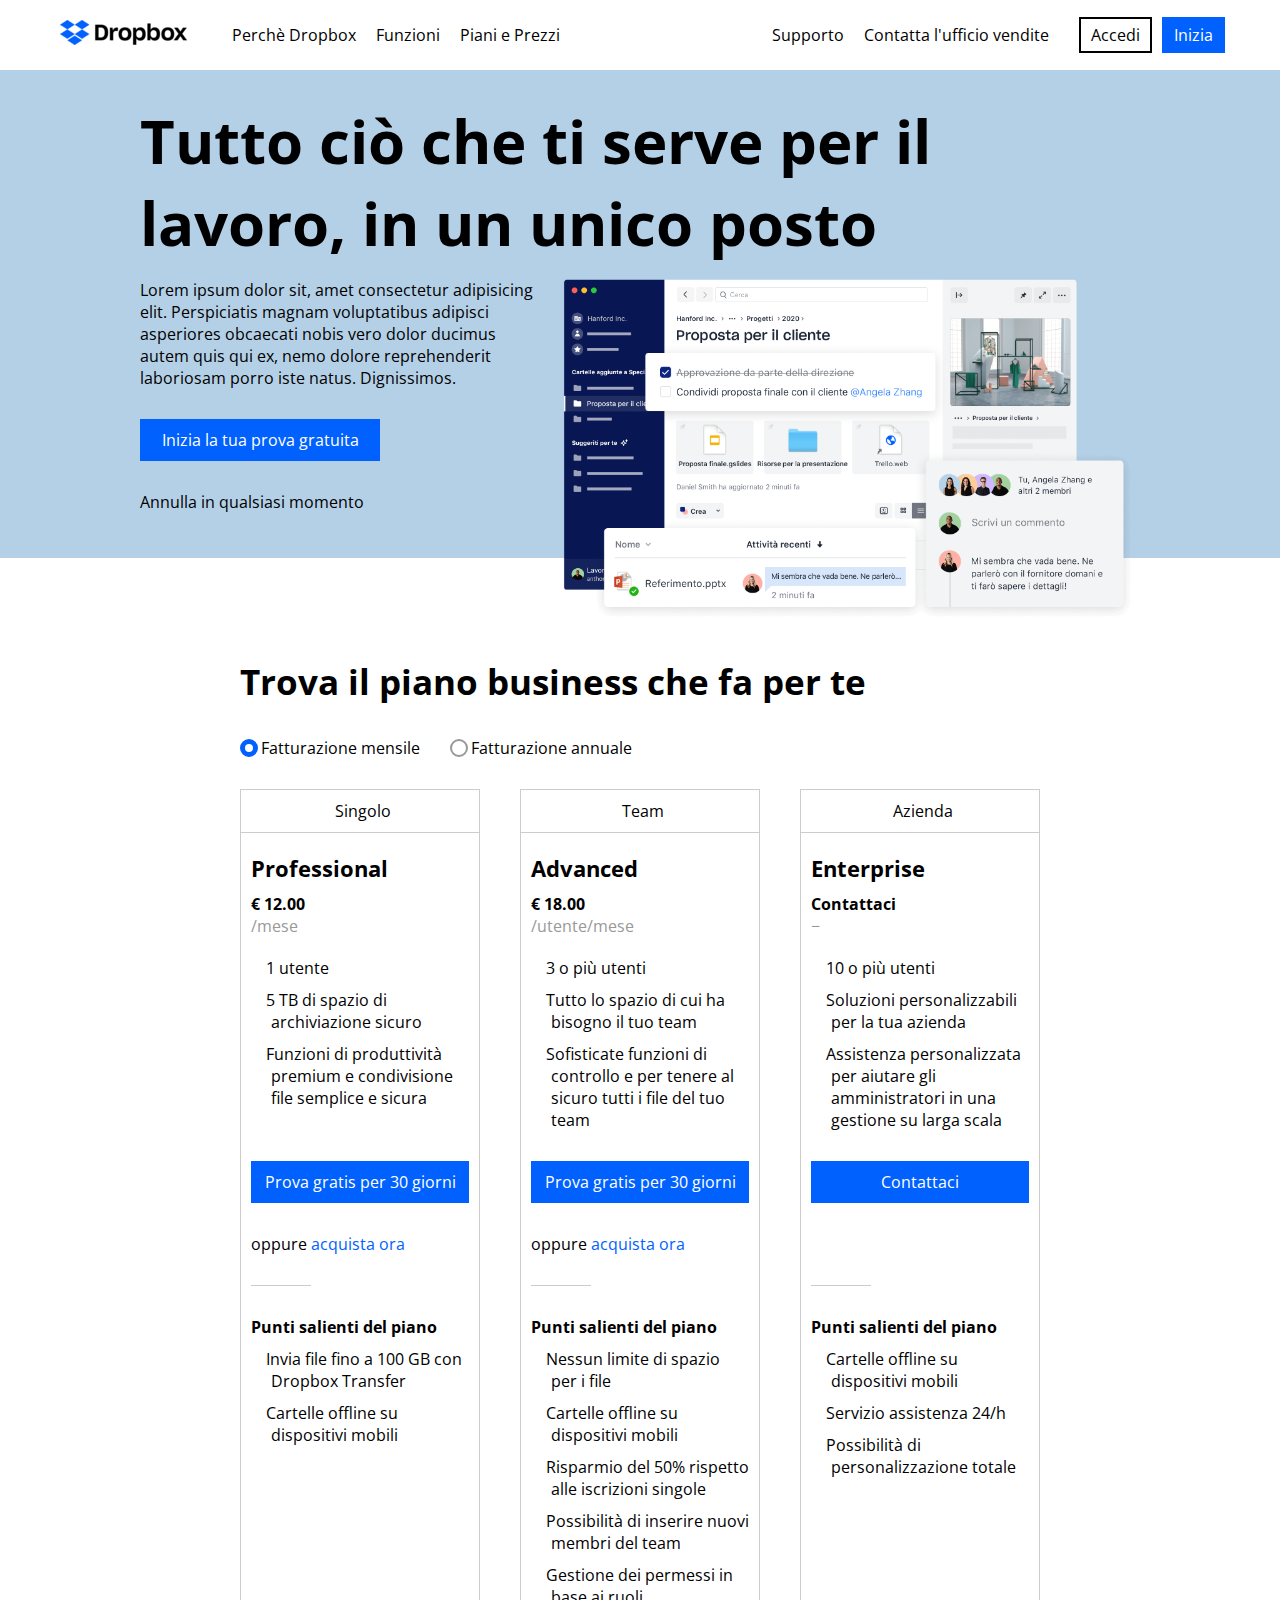
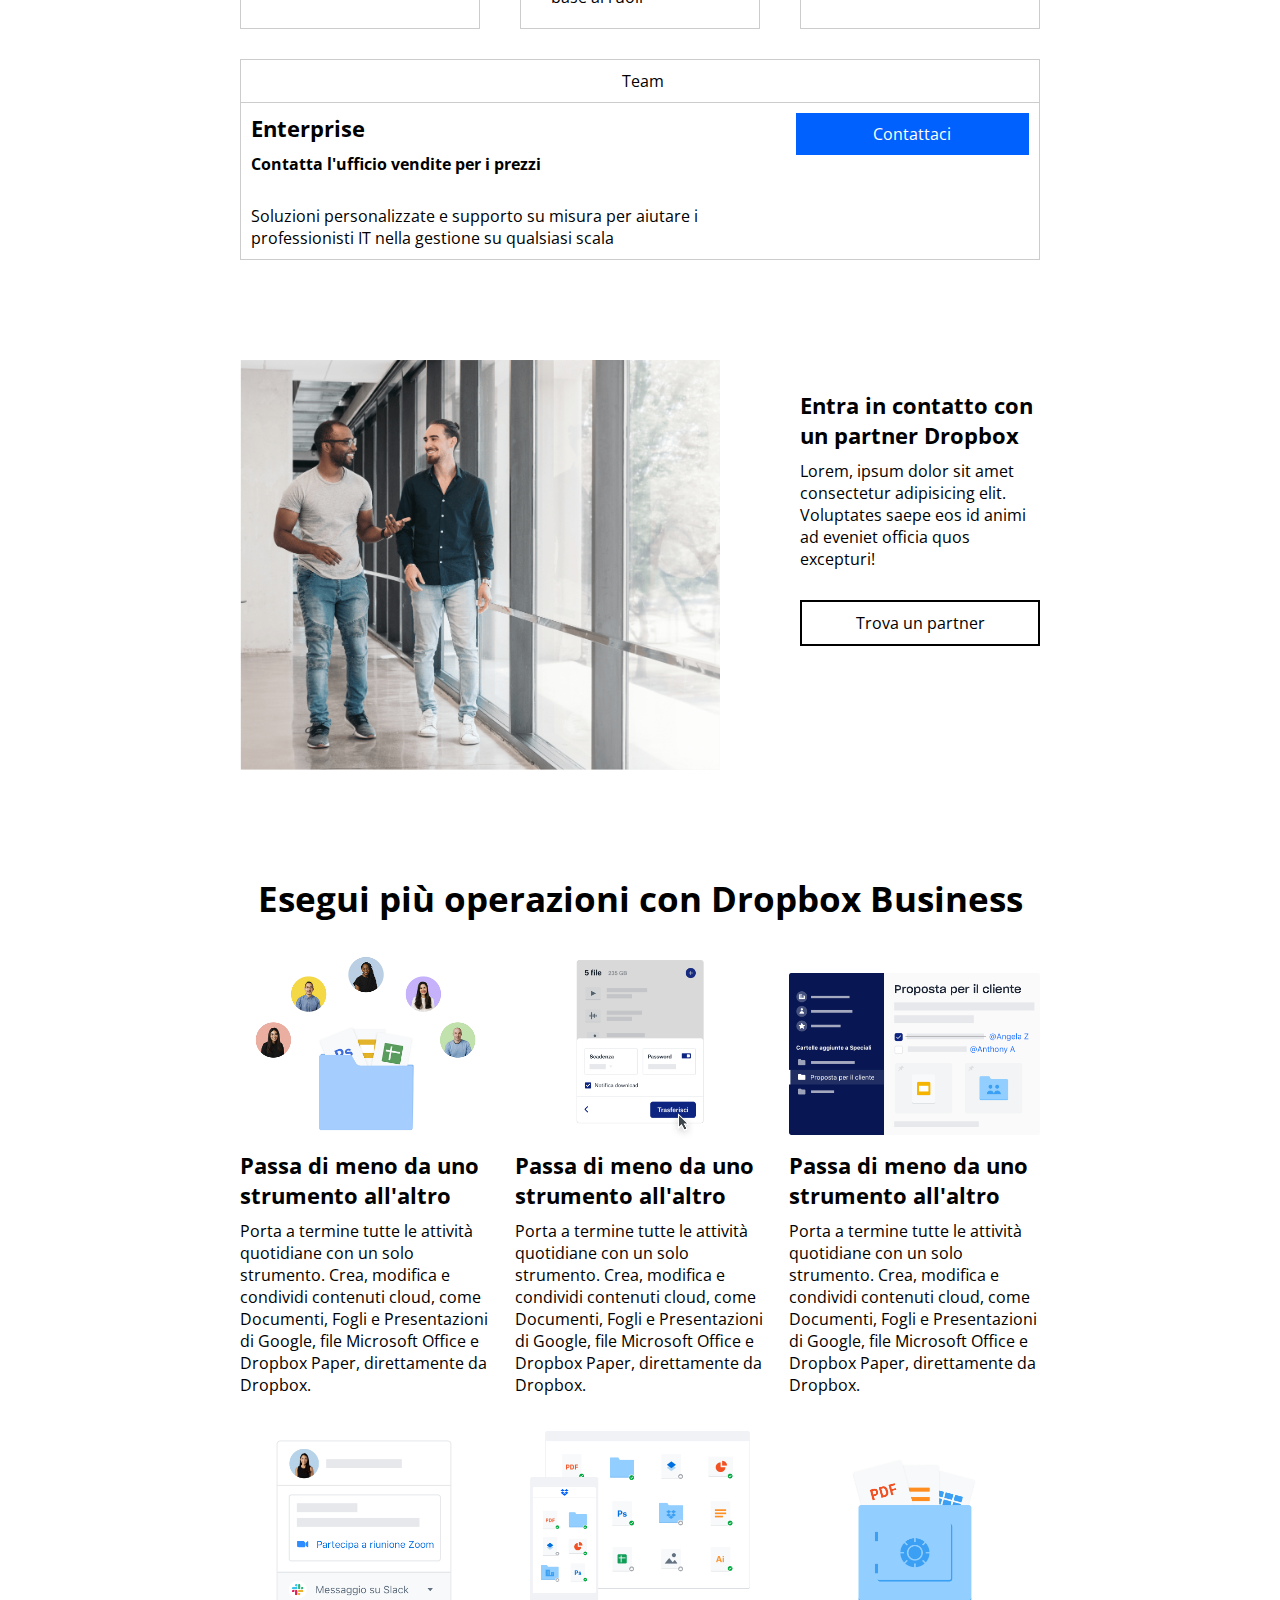
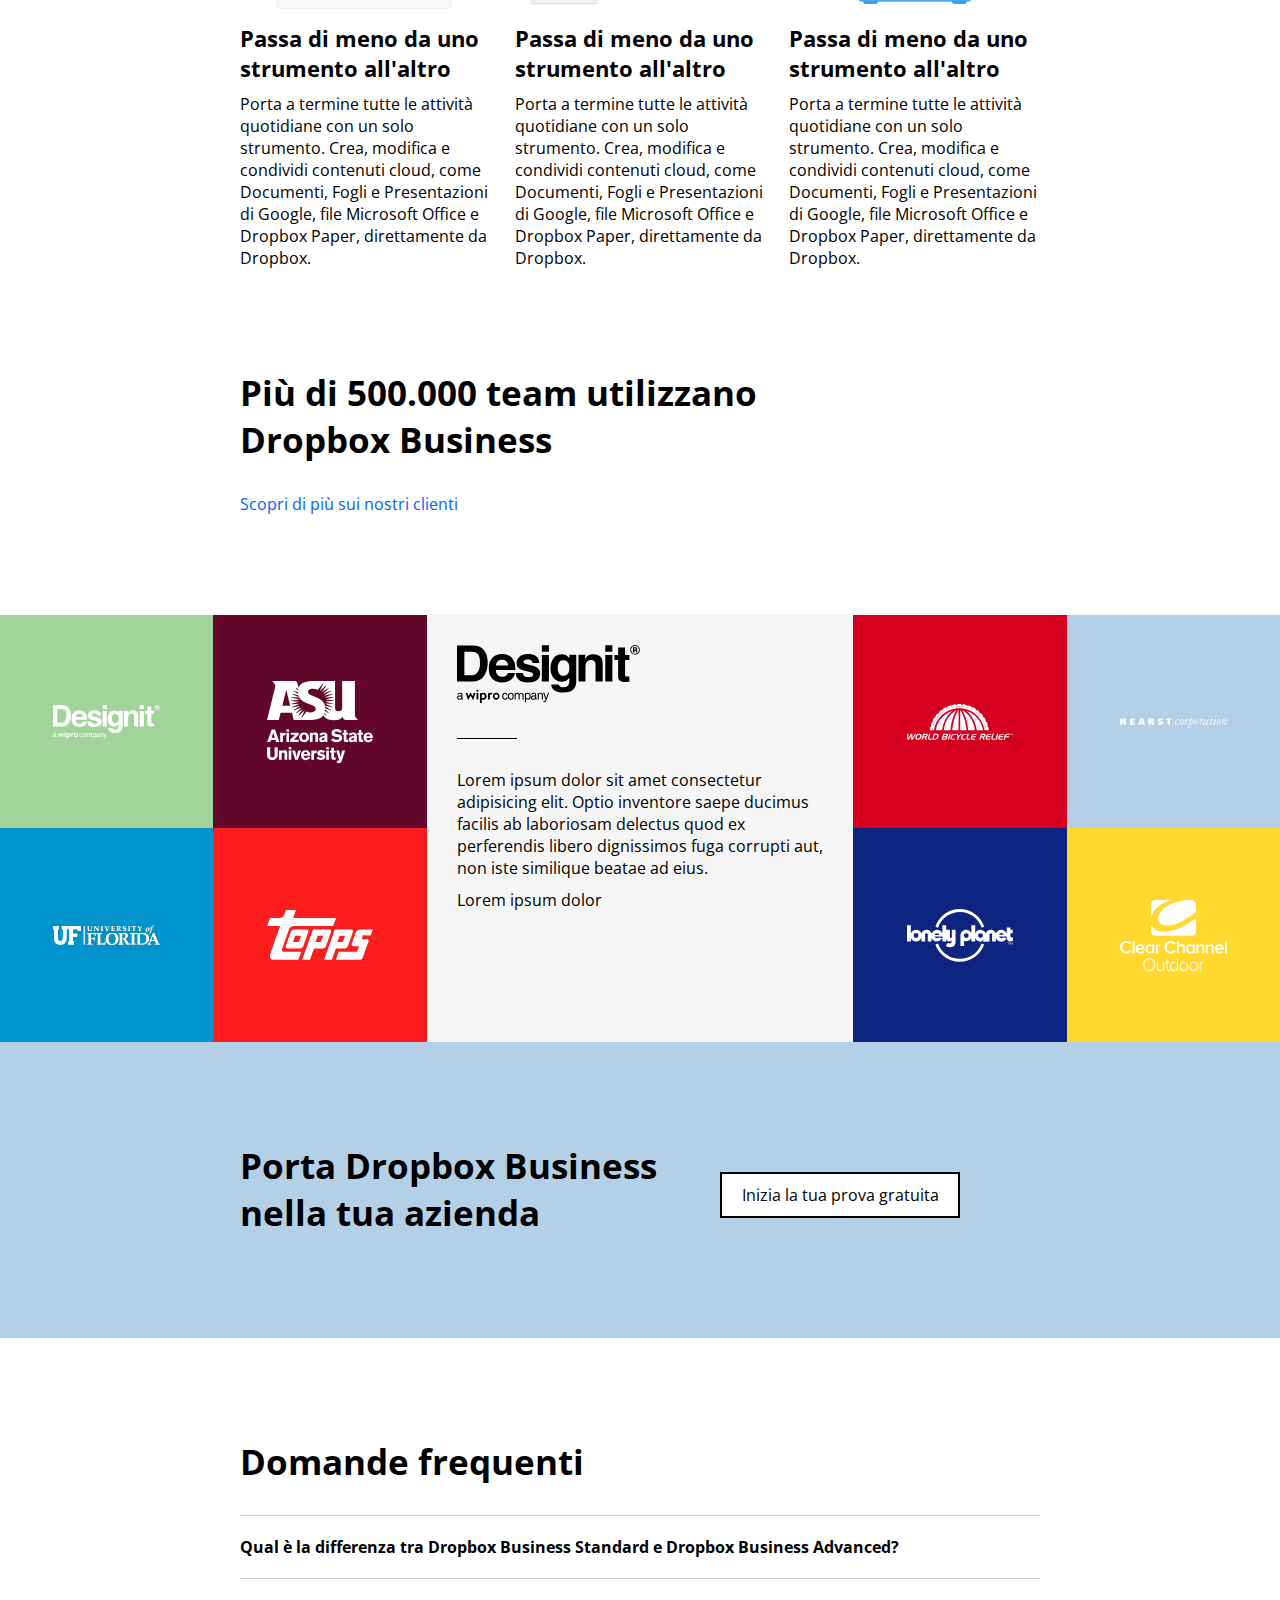
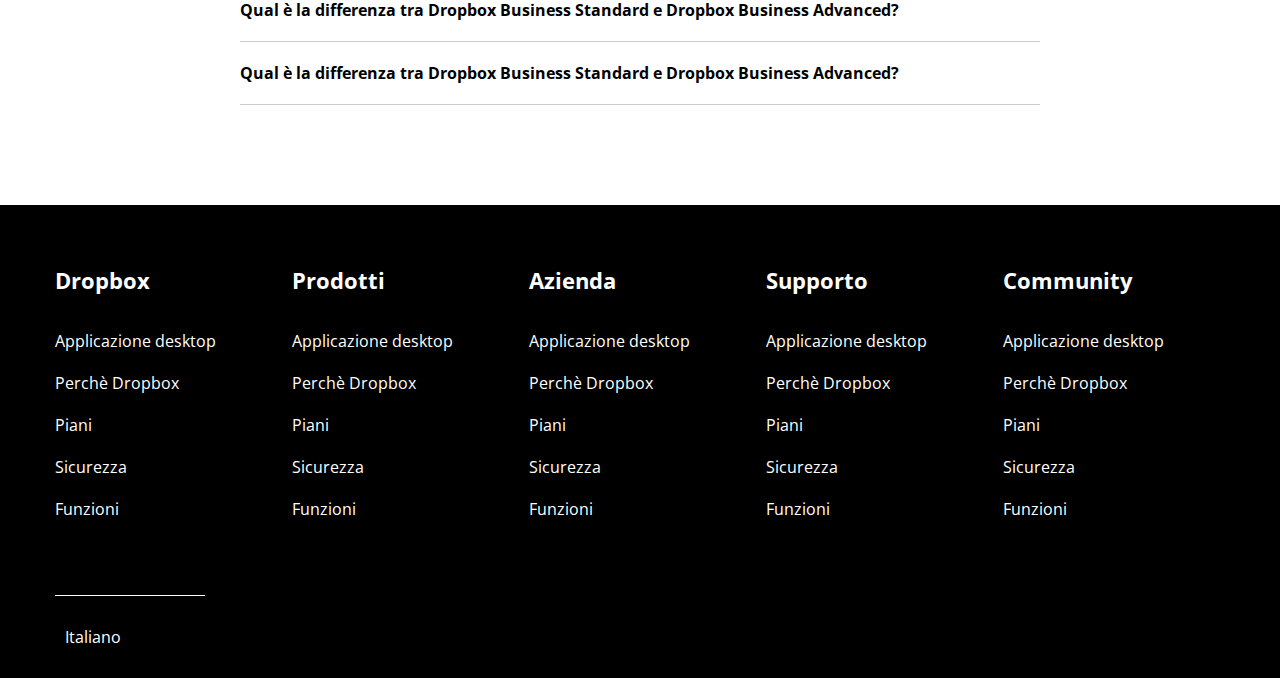
<file: index.html>
<!DOCTYPE html>
<html lang="it">
    <head>
        <meta charset="UTF-8">
        <meta http-equiv="X-UA-Compatible" content="IE=edge">
        <meta name="viewport" content="width=device-width, initial-scale=1.0">
        <title>Dropbox</title>
        
        <link rel="stylesheet" href="css/debug.css">
        <link rel="stylesheet" href="css/common.css">
        <link rel="stylesheet" href="css/style.css">
        <link rel="stylesheet" href="css/effect.css">
        <link rel="stylesheet" href="https://cdnjs.cloudflare.com/ajax/libs/font-awesome/6.1.1/css/all.min.css" integrity="sha512-KfkfwYDsLkIlwQp6LFnl8zNdLGxu9YAA1QvwINks4PhcElQSvqcyVLLD9aMhXd13uQjoXtEKNosOWaZqXgel0g==" crossorigin="anonymous" referrerpolicy="no-referrer" />


        <link rel="preconnect" href="https://fonts.googleapis.com">
        <link rel="preconnect" href="https://fonts.gstatic.com" crossorigin>
        <link href="https://fonts.googleapis.com/css2?family=Open+Sans:wght@300;400;500;700&display=swap" rel="stylesheet">    
    </head>

    <body>
        <header>
            <!-- topbar -->
            <div class="topbar-container width1">
                <div class="topbar-left">
                    <a class="logo-container" href="#"><img id="logo-main" src="img/logo-small.png" alt="Dropbox"></a>
                    <ul>
                        <li class="fxbutton1 lineheight1"><a class="height1 padding1" href="#">Perchè Dropbox</a></li>
                        <li class="fxbutton1 lineheight1"><a class="height1 padding1" href="#">Funzioni</a></li>
                        <li class="fxbutton1 lineheight1"><a class="height1 padding1" href="#">Piani e Prezzi</a></li>
                    </ul>
                </div>
                <div class="topbar-right">
                    <ul>
                        <li class="fxbutton1 lineheight1"><a class="height1 padding1" href="#">Supporto</a></li>
                        <li class="fxbutton1 lineheight1"><a class="height1 padding1" href="#">Contatta l'ufficio vendite</a></li>
                    </ul>
                    <ul>
                        <li class="fxbutton2"><a class="button2bis" href="#">Accedi</a></li>
                        <li class="fxbutton2"><a class="button1bis" href="#">Inizia</a></li>
                    </ul>
                </div>
            </div>                            
        </header>

        <main>
            <!-- jumbotron -->
            <div class="jumbotron-container">
                <div class="jumbotron width2 clearfix-left">
                    <div class="txt-jumbotron">
                        <h1>Tutto ciò che ti serve per il lavoro, in un unico posto</h1>
                    </div>
                    <div class="sec-jumbotron">
                        <div class="sec-left-jumbotron">
                            <p>Lorem ipsum dolor sit, amet consectetur adipisicing elit. Perspiciatis magnam voluptatibus adipisci asperiores obcaecati nobis vero dolor ducimus autem quis qui ex, nemo dolore reprehenderit laboriosam porro iste natus. Dignissimos.</p>
                            <div class="fxbutton2"><a class="button1 txt-align-ctr" href="#">Inizia la tua prova gratuita</a></div>
                            <div>Annulla in qualsiasi momento</div>
                            <div><a href="#sec1-container"><i class="fa-solid fa-arrow-down fa-2xl fa-bounce" style=" --fa-bounce-start-scale-x: 1; --fa-bounce-start-scale-y: 1; --fa-bounce-jump-scale-x: 1; --fa-bounce-jump-scale-y: 1; --fa-bounce-land-scale-x: 1; --fa-bounce-land-scale-y: 1; --fa-animation-duration: 2s;"></i></a></div>
                        </div>
                        <div class="sec-right-jumbotron">
                            <img src="img/jumbo.png" alt="Dropbox Business">
                        </div>
                    </div>
        
                </div>
            </div>

            <!-- section 1 -->
            <section class="sec1-container width3 margintop1" id="sec1-container">
                <div class="txt1-sec1">
                    <h2>Trova il piano business che fa per te</h2>
                    <div class="payment-option margintop3 marginbottom3">
                        <div><span class="circle1"></span><span class="txt-pay-op">Fatturazione mensile</span></div>
                        <div><span class="circle2"></span><span class="txt-pay-op">Fatturazione annuale</span></div>
                    </div>
                </div>

                <div class="plan-sec1">
                    <div class="plan1-sec1">
                        <div class="top-plan-sec1"><i class="fa-solid fa-user"></i>Singolo</div>
                        <div class="body-plan-sec1">
                            <h3>Professional</h3>
                            <div class="margintop2 marginbottom2">
                                <h4>&euro;&nbsp;12.00</h4>
                                <div class="color2">&sol;mese</div>
                            </div>
                            <div class="list-info-container">
                                <ul>
                                    <li class="margintop2"><i class="fa-solid fa-user"></i><span>1 utente</span></li>
                                    <li class="margintop2"><i class="fa-solid fa-folder"></i><span>5 TB di spazio di archiviazione sicuro</span></li>
                                    <li class="margintop2 listli-min-h"><i class="fa-solid fa-share-nodes"></i><span>Funzioni di produttività premium e condivisione file semplice e sicura</span></li>
                                </ul>                        
                            </div>
                            <div class="margintop3 marginbottom3 flex-just-center fxbutton2"><a class="button1 txt-align-ctr" href="#">Prova gratis per 30 giorni</a></div>
                            <div class="marginbottom3">oppure&nbsp;<a class="color1" href="#">acquista ora</a></div>
                        
                            <div class="fx-smallborder1"></div>
                            
                            <h4 class="margintop3">Punti salienti del piano</h4>
                            <div class="list-info-container">
                                <ul>
                                    <li class="margintop2"><i class="fa-solid fa-check color1"></i><span>Invia file fino a 100 GB con Dropbox Transfer</span></li>
                                    <li class="margintop2"><i class="fa-solid fa-check color1"></i><span>Cartelle offline su dispositivi mobili</span></li>
                                </ul>
                            </div>                                                        
                        </div>
                    </div>
                    
                    <div class="plan2-sec1">
                        <div class="top-plan-sec1"><i class="fa-solid fa-users"></i>Team</div>
                        <div class="body-plan-sec1">
                            <h3>Advanced</h3>
                            <div class="margintop2 marginbottom2">
                                <h4>&euro;&nbsp;18.00</h4>
                                <div class="color2">&sol;utente&sol;mese</div>
                            </div>                        
                            <div class="list-info-container">
                                <ul>
                                    <li class="margintop2"><i class="fa-solid fa-users"></i><span>3 o più utenti</span></li>
                                    <li class="margintop2"><i class="fa-solid fa-folder"></i><span>Tutto lo spazio di cui ha bisogno il tuo team</span></li>
                                    <li class="margintop2"><i class="fa-solid fa-share-nodes"></i><span>Sofisticate funzioni di controllo e per tenere al sicuro tutti i file del tuo team</span></li>
                                </ul>                            
                            </div>
                            <div class="margintop3 marginbottom3 flex-just-center fxbutton2"><a class="button1 txt-align-ctr" href="#">Prova gratis per 30 giorni</a></div>
                            <div class="marginbottom3">oppure&nbsp;<a class="color1" href="#">acquista ora</a></div>
                            
                            <div class="fx-smallborder1"></div>
                                
                            <h4 class="margintop3">Punti salienti del piano</h4>
                            <div class="list-info-container">
                                <ul>
                                    <li class="margintop2"><i class="fa-solid fa-check color1"></i><span>Nessun limite di spazio per i file</span></li>
                                    <li class="margintop2"><i class="fa-solid fa-check color1"></i><span>Cartelle offline su dispositivi mobili</span></li>
                                    <li class="margintop2"><i class="fa-solid fa-check color1"></i><span>Risparmio del 50&percnt; rispetto alle iscrizioni singole</span></li>
                                    <li class="margintop2"><i class="fa-solid fa-check color1"></i><span>Possibilità di inserire nuovi membri del team</span></li>
                                    <li class="margintop2"><i class="fa-solid fa-check color1"></i><span>Gestione dei permessi in base ai ruoli</span></li>
                                </ul>                           
                            </div>                                                        
                        </div>
                    </div>

                    <div class="plan3-sec1">                        
                        <div class="top-plan-sec1"><i class="fa-solid fa-building"></i>Azienda</div>
                        <div class="body-plan-sec1">
                            <h3>Enterprise</h3>
                            <div class="margintop2 marginbottom2">
                                <h4>Contattaci</h4>
                                <div class="color2">&minus;</div>
                            </div>                        
                            <div class="list-info-container">
                                <ul>
                                    <li class="margintop2"><i class="fa-solid fa-user"></i><span>10 o più utenti</span></li>
                                    <li class="margintop2"><i class="fa-solid fa-folder"></i><span>Soluzioni personalizzabili per la tua azienda</span></li>
                                    <li class="margintop2"><i class="fa-solid fa-share-nodes"></i><span>Assistenza personalizzata per aiutare gli amministratori in una gestione su larga scala</span></li>
                                </ul>                           
                            </div>
                            <div class="margintop3 flex-just-center fxbutton2"><a class="button1 txt-align-ctr" href="#">Contattaci</a></div>                                
                        
                            <div class="fx-smallborder1 margintop4"></div>
                            
                            <h4 class="margintop3">Punti salienti del piano</h4>
                            <div class="list-info-container">
                                <ul>
                                    <li class="margintop2"><i class="fa-solid fa-check color1"></i><span>Cartelle offline su dispositivi mobili</span></li>
                                    <li class="margintop2"><i class="fa-solid fa-check color1"></i><span>Servizio assistenza 24&sol;h</span></li>
                                    <li class="margintop2"><i class="fa-solid fa-check color1"></i><span>Possibilità di personalizzazione totale</span></li>
                                </ul>
                            </div>                                                        
                        </div>
                    </div>
                </div>

                <div class="txt2-sec1 margintop3">
                    <div class="bottom-plan-sec1"><i class="fa-solid fa-building"></i>Team</div>
                    <div class="txt2-container-sec1">
                        <div>
                            <h3>Enterprise</h3>
                            <h4 class="margintop2">Contatta l'ufficio vendite per i prezzi</h4>
                            <p class="margintop3">Soluzioni personalizzate e supporto su misura per aiutare i professionisti IT nella gestione su qualsiasi scala</p>
                        </div>
                        <div class="flex-just-center fxbutton2"><a class="button1 txt-align-ctr" href="#">Contattaci</a></div>                                
                    </div>
                </div>
            </section>

            <!-- section 2 -->
            <section class="sec2-container width3 margintop1">
                <div class="left-sec2">
                    <img src="img/partner.png" alt="Item 1">
                </div>
                <div class="right-sec2">
                    <h3 class="margintop3">Entra in contatto con un partner Dropbox</h3>
                    <p class="margintop2">Lorem, ipsum dolor sit amet consectetur adipisicing elit. Voluptates saepe eos id animi ad eveniet officia quos excepturi!</p>
                    <div class="margintop3 marginbottom2 fxbutton2"><a class="button2 txt-align-ctr" href="#">Trova un partner</a></div>
                </div>
            </section>

            <!-- section 3 -->
            <section class="sec3-container width3 margintop1">
                <div class="txt-sec3 txt-align-ctr">
                    <h2>Esegui più operazioni con Dropbox Business</h2>
                </div>
                <div class="card-sec3">
                    <div class="card-sec3-row1">
                        <div class="card1-sec3">
                            <img src="img/business-feature-switching-tools.png" alt="Card 1">
                            <h3>Passa di meno da uno strumento all'altro</h3>
                            <p class="margintop2">Porta a termine tutte le attività quotidiane con un solo strumento. Crea, modifica e condividi contenuti cloud, come Documenti, Fogli e Presentazioni di Google, file Microsoft Office e Dropbox Paper, direttamente da Dropbox.</p>
                        </div>
                        <div class="card2-sec3">
                            <img src="img/business-feature-send-files-it.png" alt="Card 2">
                            <h3>Passa di meno da uno strumento all'altro</h3>
                            <p class="margintop2">Porta a termine tutte le attività quotidiane con un solo strumento. Crea, modifica e condividi contenuti cloud, come Documenti, Fogli e Presentazioni di Google, file Microsoft Office e Dropbox Paper, direttamente da Dropbox.</p>
                        </div>
                        <div class="card3-sec3">
                            <img src="img/business-feature-coordinate-it.png" alt="Card 3">
                            <h3>Passa di meno da uno strumento all'altro</h3>
                            <p class="margintop2">Porta a termine tutte le attività quotidiane con un solo strumento. Crea, modifica e condividi contenuti cloud, come Documenti, Fogli e Presentazioni di Google, file Microsoft Office e Dropbox Paper, direttamente da Dropbox.</p>
                        </div>
                    </div>
                    <div class="card-sec3-row1">
                        <div class="card4-sec3">
                            <img src="img/business-feature-integrations-it.png" alt="Card 4">
                            <h3>Passa di meno da uno strumento all'altro</h3>
                            <p class="margintop2">Porta a termine tutte le attività quotidiane con un solo strumento. Crea, modifica e condividi contenuti cloud, come Documenti, Fogli e Presentazioni di Google, file Microsoft Office e Dropbox Paper, direttamente da Dropbox.</p>
                        </div>
                        <div class="card5-sec3">
                            <img src="img/business-feature-multi-device.png" alt="Card 5">
                            <h3>Passa di meno da uno strumento all'altro</h3>
                            <p class="margintop2">Porta a termine tutte le attività quotidiane con un solo strumento. Crea, modifica e condividi contenuti cloud, come Documenti, Fogli e Presentazioni di Google, file Microsoft Office e Dropbox Paper, direttamente da Dropbox.</p>
                        </div>
                        <div class="card6-sec3">
                            <img src="img/business-feature-security.png" alt="Card 6">
                            <h3>Passa di meno da uno strumento all'altro</h3>
                            <p class="margintop2">Porta a termine tutte le attività quotidiane con un solo strumento. Crea, modifica e condividi contenuti cloud, come Documenti, Fogli e Presentazioni di Google, file Microsoft Office e Dropbox Paper, direttamente da Dropbox.</p>
                        </div>
                    </div>
                </div>
            </section>

            <!-- section 4 -->
            <section class="sec4-container width3 margintop1">
                <div class="txt-sec4">
                    <h2>Più di 500.000 team utilizzano Dropbox Business</h2>
                    <div class="margintop3"><a class="color1" href="#">Scopri di più sui nostri clienti</a></div>
                </div>
            </section>

            <!-- section 5 -->
            <section class="sec5-container margintop1">
                <div class="img-sec5">
                    <div class="imgleft-sec5 flex-w-h-center">
                        <div class="logo1-sec5 flex-w-h-center fximg1">
                            <img class="color1-img-svg img-width1 fximg1-width" src="img/designit.svg" alt="Designit">
                        </div>
                        <div class="logo2-sec5 flex-w-h-center fximg1">
                            <img class="color1-img-svg img-width1 fximg1-width" src="img/arizona_state_university.svg" alt="Arizona State University">
                        </div>
                        <div class="logo3-sec5 flex-w-h-center fximg1">
                            <img class="color1-img-svg img-width1 fximg1-width" src="img/university_of_florida.svg" alt="University Of Florida">
                        </div>
                        <div class="logo4-sec5 flex-w-h-center fximg1">
                            <img class="color1-img-svg img-width1 fximg1-width" src="img/topps.svg" alt="Topps">
                        </div>
                    </div>

                    <div class="imgcenter-sec5">
                        <div>
                            <img class="img-width1" src="img/designit.svg" alt="Designit">
                        </div>
                        <div class="fxborder-sec5 margintop3"></div>
                        <p class="margintop3">Lorem ipsum dolor sit amet consectetur adipisicing elit. Optio inventore saepe ducimus facilis ab laboriosam delectus quod ex perferendis libero dignissimos fuga corrupti aut, non iste similique beatae ad eius.</p>
                        <p class="margintop2">Lorem ipsum dolor</p>
                    </div>

                    <div class="imgright-sec5 flex-w-h-center">
                        <div class="logo5-sec5 flex-w-h-center fximg1">
                            <img class="color1-img-svg img-width1 fximg1-width" src="img/world_bicycle_relief.svg" alt="World Bicycle Relief">
                        </div>
                        <div class="logo6-sec5 flex-w-h-center fximg1">
                            <img class="color1-img-svg img-width1 fximg1-width" src="img/hearst_corp.svg" alt="Hearst Corporation">
                        </div>
                        <div class="logo7-sec5 flex-w-h-center fximg1">
                            <img class="color1-img-svg img-width1 fximg1-width" src="img/lonely_planet.svg" alt="Lonely Planet">
                        </div>
                        <div class="logo8-sec5 flex-w-h-center fximg1">
                            <img class="color1-img-svg img-width1 fximg1-width" src="img/clear_channel.svg" alt="Clear Channel Outdoor">
                        </div>
                    </div>
                </div>
            </section>

            <!-- section 6 -->
            <section class="sec6-container">
                <div class="sec6-section width3">
                    <div class="sec-left-sec6">
                        <h2>Porta Dropbox Business nella tua azienda</h2>
                    </div>
                    <div class="sec-right-sec6">
                        <div class="margintop3 marginbottom2 fxbutton2"><a class="button2 txt-align-ctr" href="#">Inizia la tua prova gratuita</a></div>
                    </div>
                </div>
            </section>

            <!-- section 7 -->
            <section class="sec7-container width3 margintop1 marginbottom1">
                <div class="txt-sec7">
                    <h2>Domande frequenti</h2>
                </div>
                <div class="faq1-sec7 margintop3 fxfaq-visibility">
                    <div class="flex-just-between">
                        <h4>Qual è la differenza tra Dropbox Business Standard e Dropbox Business Advanced?</h4>
                        <div class="fxfaq-visibility1"><i class="fa-solid fa-chevron-up"></i></div>
                        <div class="fxfaq-visibility2"><i class="fa-solid fa-chevron-down"></i></div>
                    </div>
                    <p class="margintop2 fxfaq-visibility1">Lorem ipsum dolor sit amet consectetur adipisicing elit. Mollitia odit et, eos sequi ad labore atque minima dolore! Delectus nemo facilis autem ab fugiat incidunt.</p>
                </div>
                <div class="faq2-sec7 fxfaq-visibility">
                    <div class="flex-just-between">
                        <h4>Qual è la differenza tra Dropbox Business Standard e Dropbox Business Advanced?</h4>
                        <div class="fxfaq-visibility1"><i class="fa-solid fa-chevron-up"></i></div>
                        <div class="fxfaq-visibility2"><i class="fa-solid fa-chevron-down"></i></div>
                    </div>
                    <p class="margintop2 fxfaq-visibility1">Lorem ipsum dolor sit amet consectetur adipisicing elit. Mollitia odit et, eos sequi ad labore atque minima dolore! Delectus nemo facilis autem ab fugiat incidunt.</p>
                </div>
                <div class="faq3-sec7 fxfaq-visibility">
                    <div class="flex-just-between">
                        <h4>Qual è la differenza tra Dropbox Business Standard e Dropbox Business Advanced?</h4>
                        <div class="fxfaq-visibility1"><i class="fa-solid fa-chevron-up"></i></div>
                        <div class="fxfaq-visibility2"><i class="fa-solid fa-chevron-down"></i></div>
                    </div>
                    <p class="margintop2 fxfaq-visibility1">Lorem ipsum dolor sit amet consectetur adipisicing elit. Mollitia odit et, eos sequi ad labore atque minima dolore! Delectus nemo facilis autem ab fugiat incidunt.</p>
                </div>
            </section>
        </main>

        <footer>
            <!-- bottombar -->
            <div class="bottombar-container width1">
                <div class="link-bottom">
                    <div class="link1-foot">
                        <h3>Dropbox</h3>
                        <ul class="margintop3">
                            <li><a href="#">Applicazione desktop</a></li>
                            <li><a href="#">Perchè Dropbox</a></li>
                            <li><a href="#">Piani</a></li>
                            <li><a href="#">Sicurezza</a></li>
                            <li><a href="#">Funzioni</a></li>
                        </ul>
                    </div>
                    <div class="link2-foot">
                        <h3>Prodotti</h3>
                        <ul class="margintop3">
                            <li><a href="#">Applicazione desktop</a></li>
                            <li><a href="#">Perchè Dropbox</a></li>
                            <li><a href="#">Piani</a></li>
                            <li><a href="#">Sicurezza</a></li>
                            <li><a href="#">Funzioni</a></li>
                        </ul>
                    </div>
                    <div class="link3-foot">
                        <h3>Azienda</h3>
                        <ul class="margintop3">
                            <li><a href="#">Applicazione desktop</a></li>
                            <li><a href="#">Perchè Dropbox</a></li>
                            <li><a href="#">Piani</a></li>
                            <li><a href="#">Sicurezza</a></li>
                            <li><a href="#">Funzioni</a></li>
                        </ul>
                    </div>
                    <div class="link4-foot">
                        <h3>Supporto</h3>
                        <ul class="margintop3">
                            <li><a href="#">Applicazione desktop</a></li>
                            <li><a href="#">Perchè Dropbox</a></li>
                            <li><a href="#">Piani</a></li>
                            <li><a href="#">Sicurezza</a></li>
                            <li><a href="#">Funzioni</a></li>
                        </ul>
                    </div>
                    <div class="link5-foot">
                        <h3>Community</h3>
                        <ul class="margintop3">
                            <li><a href="#">Applicazione desktop</a></li>
                            <li><a href="#">Perchè Dropbox</a></li>
                            <li><a href="#">Piani</a></li>
                            <li><a href="#">Sicurezza</a></li>
                            <li><a href="#">Funzioni</a></li>
                        </ul>
                    </div>
                </div>

                <div class="fx-smallborder2"></div>

                <div class="language-select">
                    <i class="fa-solid fa-earth-americas"></i><a href="#"><span>Italiano</span><i class="fa-solid fa-caret-up"></i></a>
                </div>
            </div>
        </footer>
    </body>
</html>
</file>
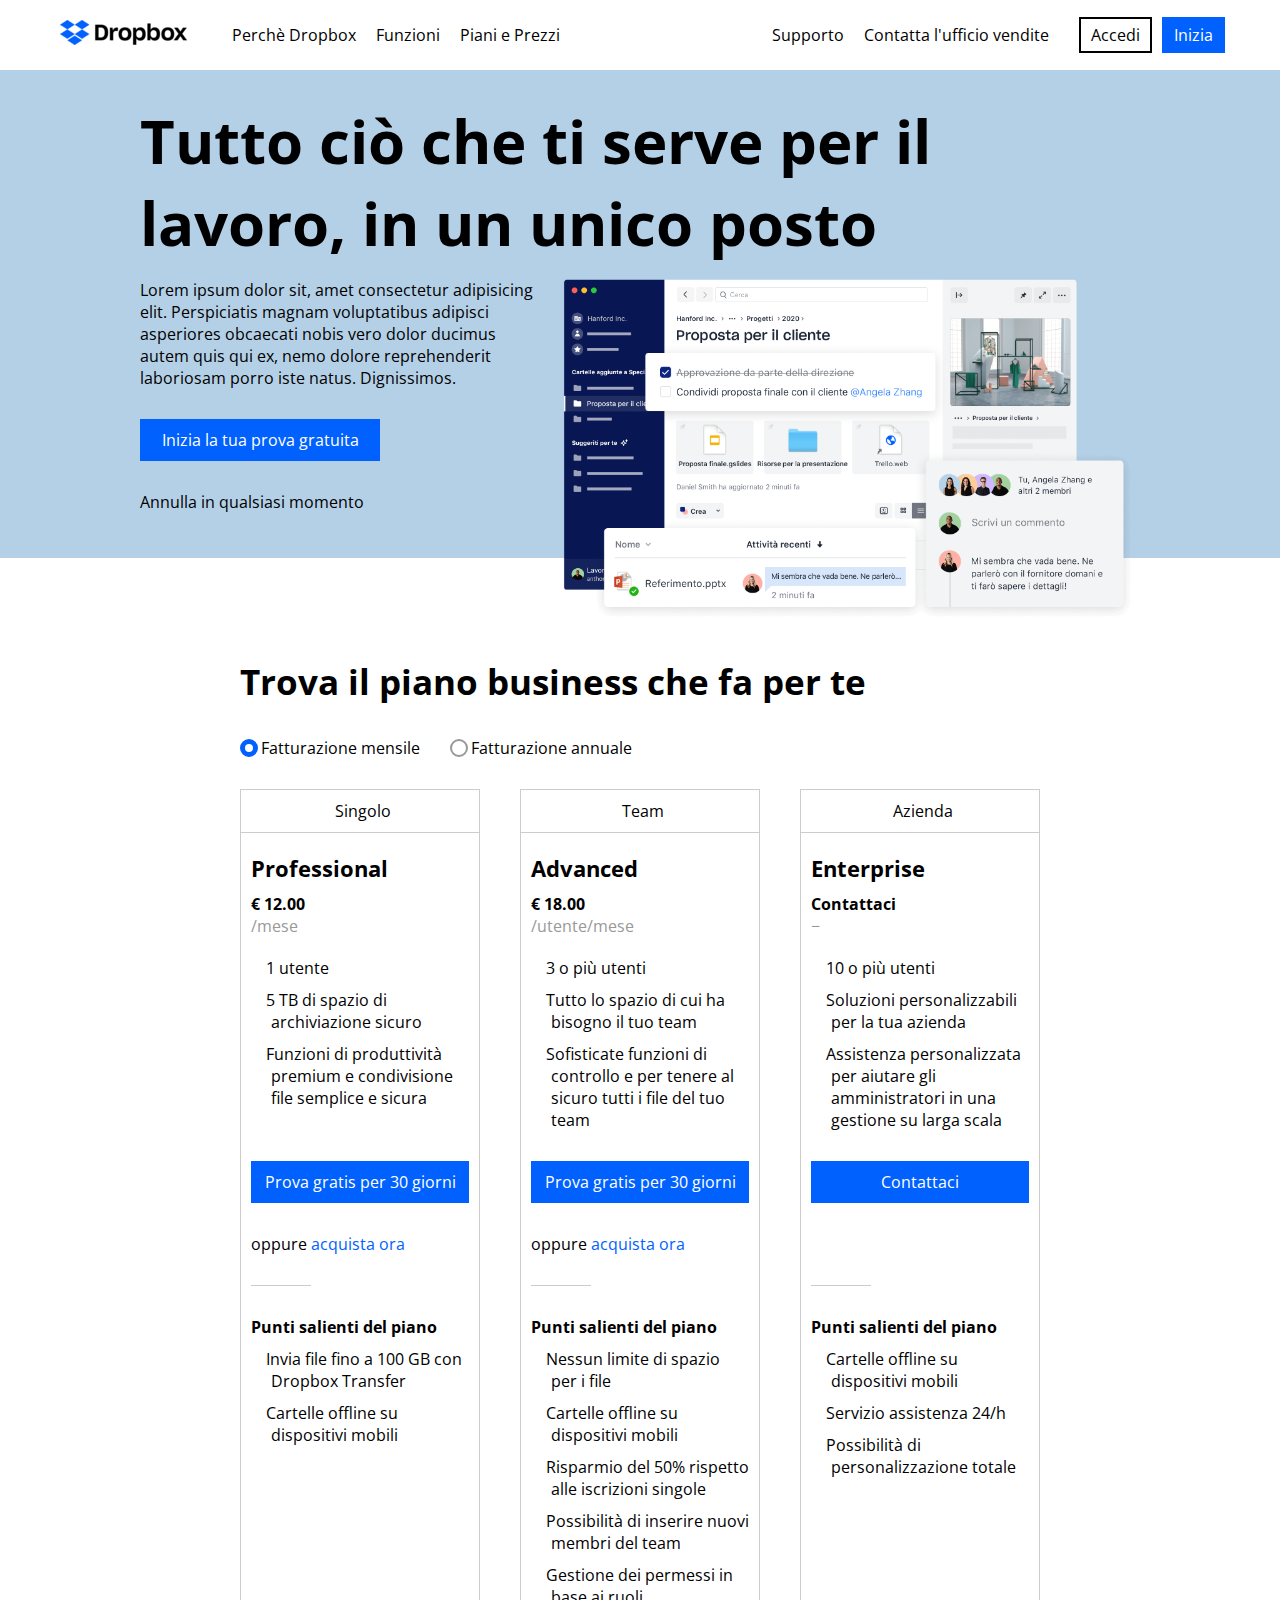
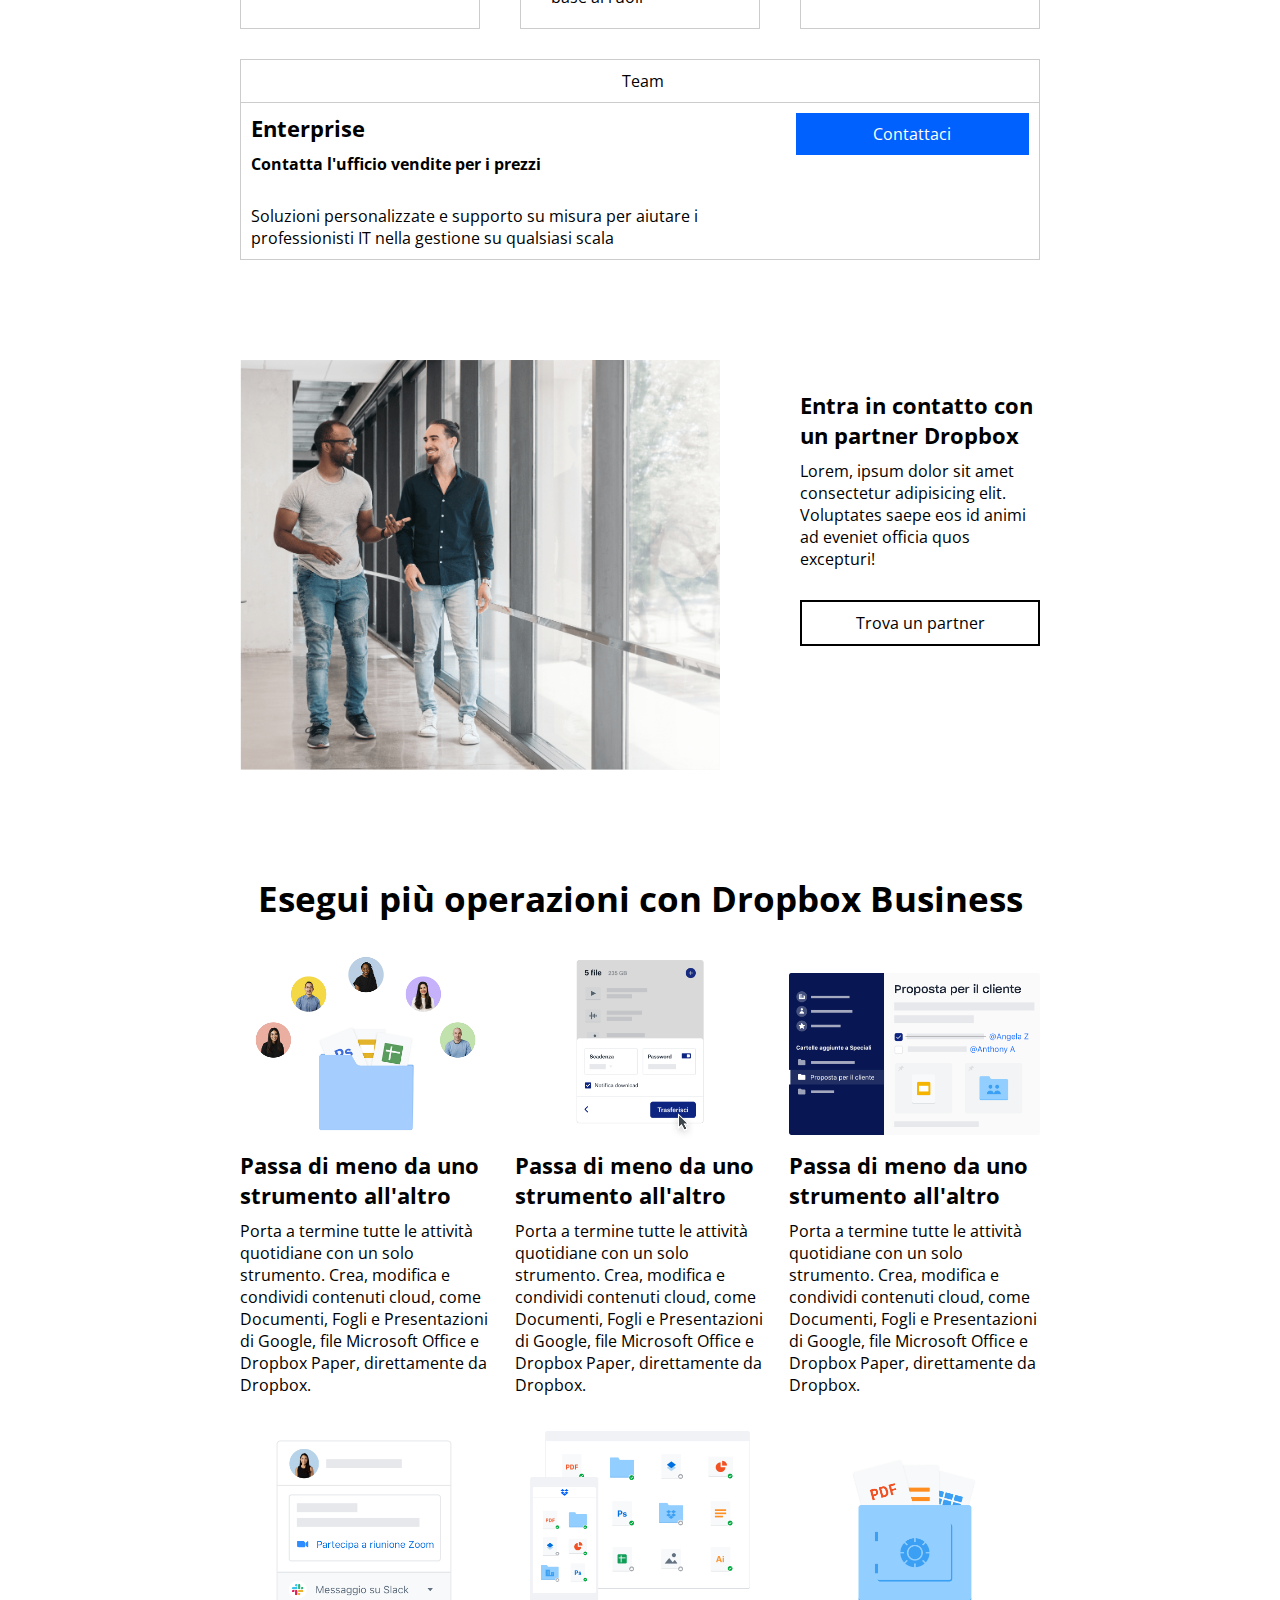
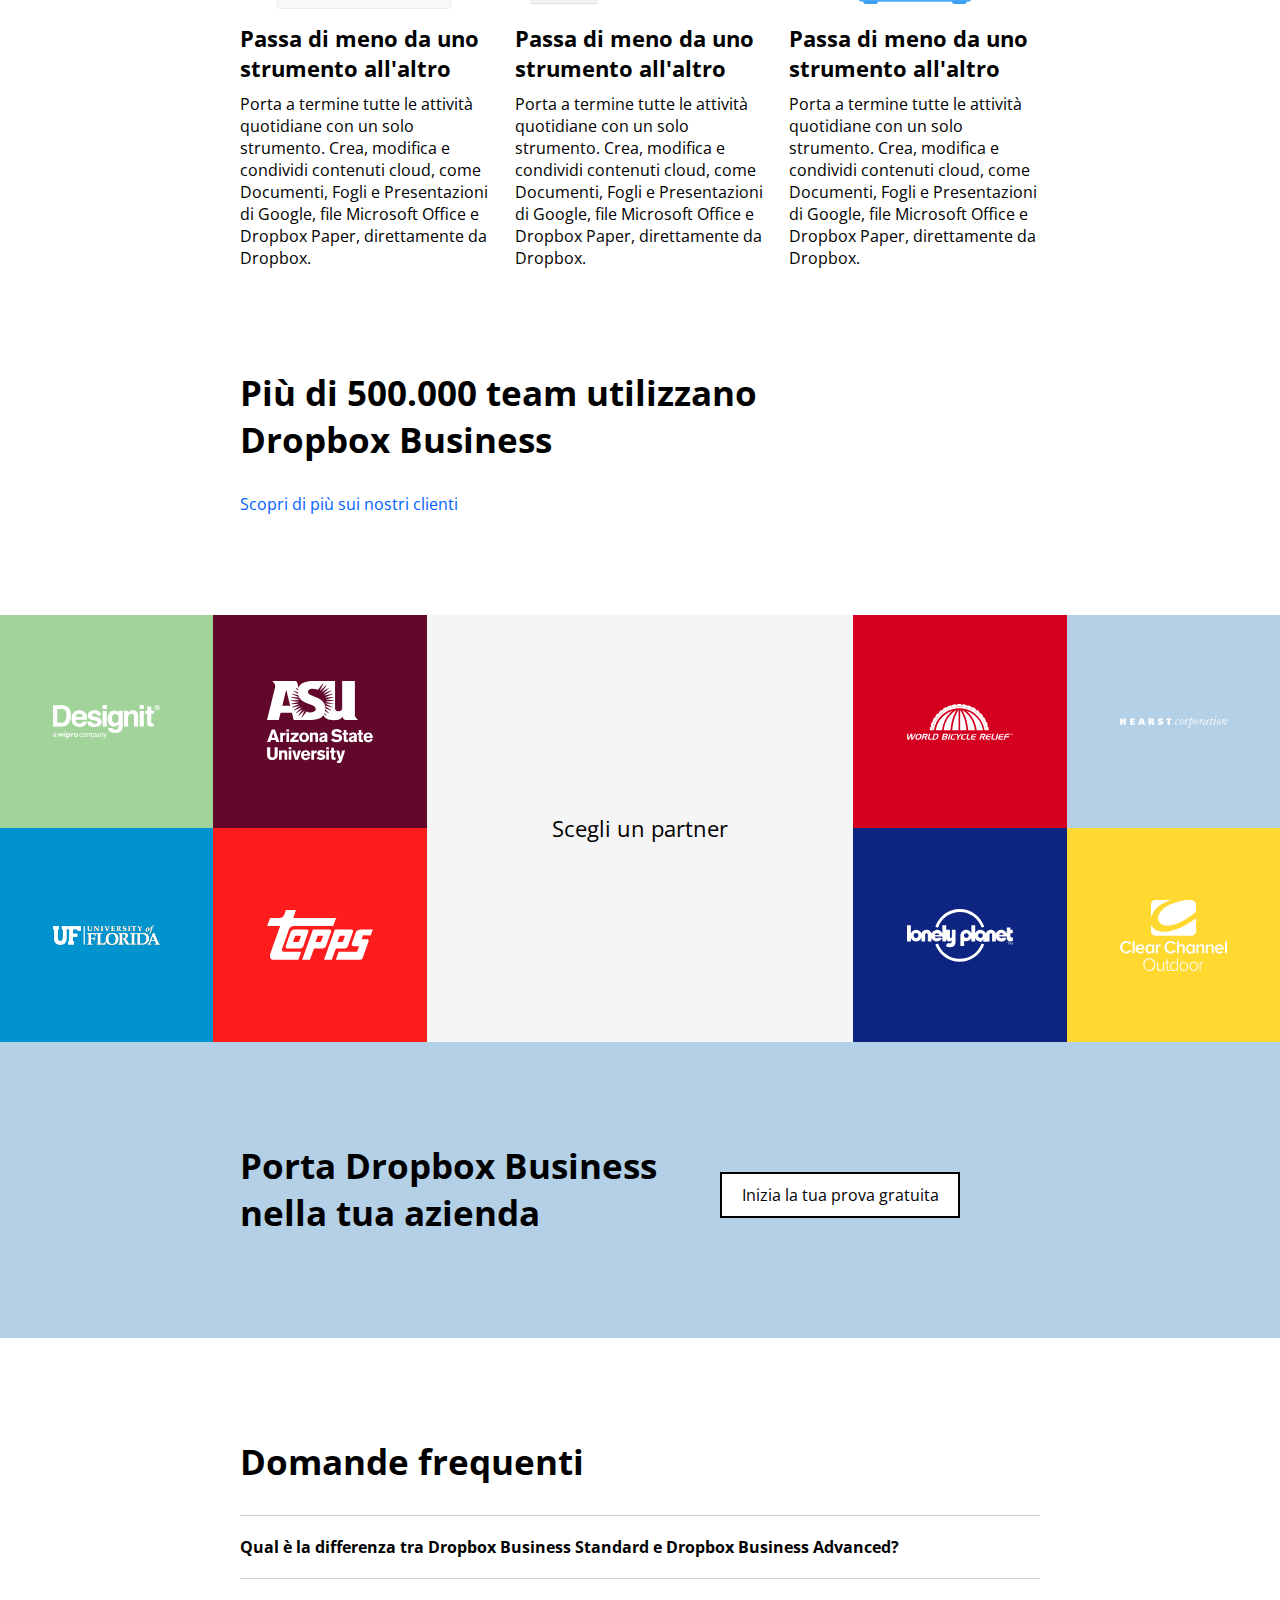
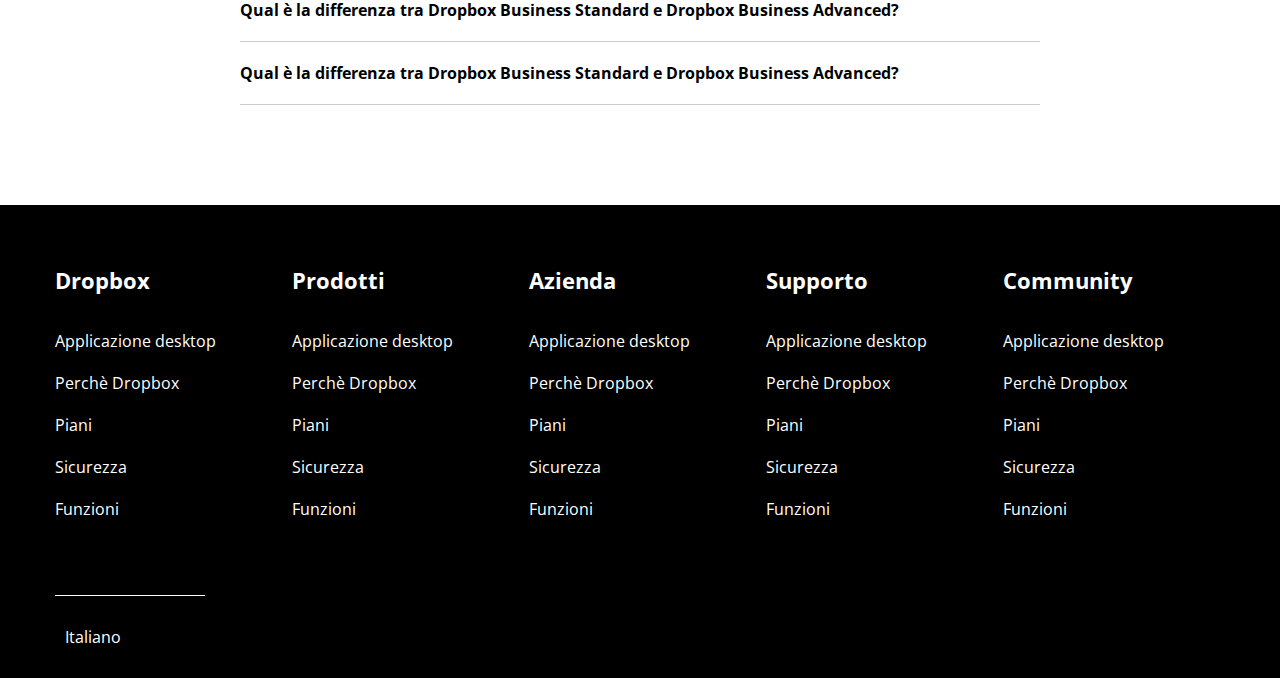
<file: BONUS/index.html>
<!DOCTYPE html>
<html lang="it">
    <head>
        <meta charset="UTF-8">
        <meta http-equiv="X-UA-Compatible" content="IE=edge">
        <meta name="viewport" content="width=device-width, initial-scale=1.0">
        <title>Dropbox</title>
        
        <link rel="stylesheet" href="css/debug.css">
        <link rel="stylesheet" href="css/common.css">
        <link rel="stylesheet" href="css/style.css">
        <link rel="stylesheet" href="css/effect.css">
        <link rel="stylesheet" href="https://cdnjs.cloudflare.com/ajax/libs/font-awesome/6.1.1/css/all.min.css" integrity="sha512-KfkfwYDsLkIlwQp6LFnl8zNdLGxu9YAA1QvwINks4PhcElQSvqcyVLLD9aMhXd13uQjoXtEKNosOWaZqXgel0g==" crossorigin="anonymous" referrerpolicy="no-referrer" />

        <script src="js/script.js"></script>

        <link rel="preconnect" href="https://fonts.googleapis.com">
        <link rel="preconnect" href="https://fonts.gstatic.com" crossorigin>
        <link href="https://fonts.googleapis.com/css2?family=Open+Sans:wght@300;400;500;700&display=swap" rel="stylesheet">    
    </head>

    <body>
        <header>
            <!-- topbar -->
            <div class="topbar-container width1">
                <div class="topbar-left">
                    <a class="logo-container" href="#"><img id="logo-main" src="img/logo-small.png" alt="Dropbox"></a>
                    <ul>
                        <li class="fxbutton1 lineheight1"><a class="height1 padding1" href="#">Perchè Dropbox</a></li>
                        <li class="fxbutton1 lineheight1"><a class="height1 padding1" href="#">Funzioni</a></li>
                        <li class="fxbutton1 lineheight1"><a class="height1 padding1" href="#">Piani e Prezzi</a></li>
                    </ul>
                </div>
                <div class="topbar-right">
                    <ul>
                        <li class="fxbutton1 lineheight1"><a class="height1 padding1" href="#">Supporto</a></li>
                        <li class="fxbutton1 lineheight1"><a class="height1 padding1" href="#">Contatta l'ufficio vendite</a></li>
                    </ul>
                    <ul>
                        <li class="fxbutton2"><a class="button2bis" href="#">Accedi</a></li>
                        <li class="fxbutton2"><a class="button1bis" href="#">Inizia</a></li>
                    </ul>
                </div>
            </div>                            
        </header>

        <main>
            <!-- jumbotron -->
            <div class="jumbotron-container">
                <div class="jumbotron width2 clearfix-left">
                    <div class="txt-jumbotron">
                        <h1>Tutto ciò che ti serve per il lavoro, in un unico posto</h1>
                    </div>
                    <div class="sec-jumbotron">
                        <div class="sec-left-jumbotron">
                            <p>Lorem ipsum dolor sit, amet consectetur adipisicing elit. Perspiciatis magnam voluptatibus adipisci asperiores obcaecati nobis vero dolor ducimus autem quis qui ex, nemo dolore reprehenderit laboriosam porro iste natus. Dignissimos.</p>
                            <div class="fxbutton2"><a class="button1 txt-align-ctr" href="#">Inizia la tua prova gratuita</a></div>
                            <div>Annulla in qualsiasi momento</div>
                            <div><a href="#sec1-container"><i class="fa-solid fa-arrow-down fa-2xl fa-bounce" style=" --fa-bounce-start-scale-x: 1; --fa-bounce-start-scale-y: 1; --fa-bounce-jump-scale-x: 1; --fa-bounce-jump-scale-y: 1; --fa-bounce-land-scale-x: 1; --fa-bounce-land-scale-y: 1; --fa-animation-duration: 2s;"></i></a></div>
                        </div>
                        <div class="sec-right-jumbotron">
                            <img src="img/jumbo.png" alt="Dropbox Business">
                        </div>
                    </div>
        
                </div>
            </div>

            <!-- section 1 -->
            <section class="sec1-container width3 margintop1" id="sec1-container">
                <div class="txt1-sec1">
                    <h2>Trova il piano business che fa per te</h2>
                    <div class="payment-option margintop3 marginbottom3">
                        <div><span class="circle1"></span><span class="txt-pay-op">Fatturazione mensile</span></div>
                        <div><span class="circle2"></span><span class="txt-pay-op">Fatturazione annuale</span></div>
                    </div>
                </div>

                <div class="plan-sec1">
                    <div class="plan1-sec1">
                        <div class="top-plan-sec1"><i class="fa-solid fa-user"></i>Singolo</div>
                        <div class="body-plan-sec1">
                            <h3>Professional</h3>
                            <div class="margintop2 marginbottom2">
                                <h4>&euro;&nbsp;12.00</h4>
                                <div class="color2">&sol;mese</div>
                            </div>
                            <div class="list-info-container">
                                <ul>
                                    <li class="margintop2"><i class="fa-solid fa-user"></i><span>1 utente</span></li>
                                    <li class="margintop2"><i class="fa-solid fa-folder"></i><span>5 TB di spazio di archiviazione sicuro</span></li>
                                    <li class="margintop2 listli-min-h"><i class="fa-solid fa-share-nodes"></i><span>Funzioni di produttività premium e condivisione file semplice e sicura</span></li>
                                </ul>                        
                            </div>
                            <div class="margintop3 marginbottom3 flex-just-center fxbutton2"><a class="button1 txt-align-ctr" href="#">Prova gratis per 30 giorni</a></div>
                            <div class="marginbottom3">oppure&nbsp;<a class="color1" href="#">acquista ora</a></div>
                        
                            <div class="fx-smallborder1"></div>
                            
                            <h4 class="margintop3">Punti salienti del piano</h4>
                            <div class="list-info-container">
                                <ul>
                                    <li class="margintop2"><i class="fa-solid fa-check color1"></i><span>Invia file fino a 100 GB con Dropbox Transfer</span></li>
                                    <li class="margintop2"><i class="fa-solid fa-check color1"></i><span>Cartelle offline su dispositivi mobili</span></li>
                                </ul>
                            </div>                                                        
                        </div>
                    </div>
                    
                    <div class="plan2-sec1">
                        <div class="top-plan-sec1"><i class="fa-solid fa-users"></i>Team</div>
                        <div class="body-plan-sec1">
                            <h3>Advanced</h3>
                            <div class="margintop2 marginbottom2">
                                <h4>&euro;&nbsp;18.00</h4>
                                <div class="color2">&sol;utente&sol;mese</div>
                            </div>                        
                            <div class="list-info-container">
                                <ul>
                                    <li class="margintop2"><i class="fa-solid fa-users"></i><span>3 o più utenti</span></li>
                                    <li class="margintop2"><i class="fa-solid fa-folder"></i><span>Tutto lo spazio di cui ha bisogno il tuo team</span></li>
                                    <li class="margintop2"><i class="fa-solid fa-share-nodes"></i><span>Sofisticate funzioni di controllo e per tenere al sicuro tutti i file del tuo team</span></li>
                                </ul>                            
                            </div>
                            <div class="margintop3 marginbottom3 flex-just-center fxbutton2"><a class="button1 txt-align-ctr" href="#">Prova gratis per 30 giorni</a></div>
                            <div class="marginbottom3">oppure&nbsp;<a class="color1" href="#">acquista ora</a></div>
                            
                            <div class="fx-smallborder1"></div>
                                
                            <h4 class="margintop3">Punti salienti del piano</h4>
                            <div class="list-info-container">
                                <ul>
                                    <li class="margintop2"><i class="fa-solid fa-check color1"></i><span>Nessun limite di spazio per i file</span></li>
                                    <li class="margintop2"><i class="fa-solid fa-check color1"></i><span>Cartelle offline su dispositivi mobili</span></li>
                                    <li class="margintop2"><i class="fa-solid fa-check color1"></i><span>Risparmio del 50&percnt; rispetto alle iscrizioni singole</span></li>
                                    <li class="margintop2"><i class="fa-solid fa-check color1"></i><span>Possibilità di inserire nuovi membri del team</span></li>
                                    <li class="margintop2"><i class="fa-solid fa-check color1"></i><span>Gestione dei permessi in base ai ruoli</span></li>
                                </ul>                           
                            </div>                                                        
                        </div>
                    </div>

                    <div class="plan3-sec1">                        
                        <div class="top-plan-sec1"><i class="fa-solid fa-building"></i>Azienda</div>
                        <div class="body-plan-sec1">
                            <h3>Enterprise</h3>
                            <div class="margintop2 marginbottom2">
                                <h4>Contattaci</h4>
                                <div class="color2">&minus;</div>
                            </div>                        
                            <div class="list-info-container">
                                <ul>
                                    <li class="margintop2"><i class="fa-solid fa-user"></i><span>10 o più utenti</span></li>
                                    <li class="margintop2"><i class="fa-solid fa-folder"></i><span>Soluzioni personalizzabili per la tua azienda</span></li>
                                    <li class="margintop2"><i class="fa-solid fa-share-nodes"></i><span>Assistenza personalizzata per aiutare gli amministratori in una gestione su larga scala</span></li>
                                </ul>                           
                            </div>
                            <div class="margintop3 flex-just-center fxbutton2"><a class="button1 txt-align-ctr" href="#">Contattaci</a></div>                                
                        
                            <div class="fx-smallborder1 margintop4"></div>
                            
                            <h4 class="margintop3">Punti salienti del piano</h4>
                            <div class="list-info-container">
                                <ul>
                                    <li class="margintop2"><i class="fa-solid fa-check color1"></i><span>Cartelle offline su dispositivi mobili</span></li>
                                    <li class="margintop2"><i class="fa-solid fa-check color1"></i><span>Servizio assistenza 24&sol;h</span></li>
                                    <li class="margintop2"><i class="fa-solid fa-check color1"></i><span>Possibilità di personalizzazione totale</span></li>
                                </ul>
                            </div>                                                        
                        </div>
                    </div>
                </div>

                <div class="txt2-sec1 margintop3">
                    <div class="bottom-plan-sec1"><i class="fa-solid fa-building"></i>Team</div>
                    <div class="txt2-container-sec1">
                        <div>
                            <h3>Enterprise</h3>
                            <h4 class="margintop2">Contatta l'ufficio vendite per i prezzi</h4>
                            <p class="margintop3">Soluzioni personalizzate e supporto su misura per aiutare i professionisti IT nella gestione su qualsiasi scala</p>
                        </div>
                        <div class="flex-just-center fxbutton2"><a class="button1 txt-align-ctr" href="#">Contattaci</a></div>                                
                    </div>
                </div>
            </section>

            <!-- section 2 -->
            <section class="sec2-container width3 margintop1">
                <div class="left-sec2">
                    <img src="img/partner.png" alt="Item 1">
                </div>
                <div class="right-sec2">
                    <h3 class="margintop3">Entra in contatto con un partner Dropbox</h3>
                    <p class="margintop2">Lorem, ipsum dolor sit amet consectetur adipisicing elit. Voluptates saepe eos id animi ad eveniet officia quos excepturi!</p>
                    <div class="margintop3 marginbottom2 fxbutton2"><a class="button2 txt-align-ctr" href="#">Trova un partner</a></div>
                </div>
            </section>

            <!-- section 3 -->
            <section class="sec3-container width3 margintop1">
                <div class="txt-sec3 txt-align-ctr">
                    <h2>Esegui più operazioni con Dropbox Business</h2>
                </div>
                <div class="card-sec3">
                    <div class="card-sec3-row1">
                        <div class="card1-sec3">
                            <img src="img/business-feature-switching-tools.png" alt="Card 1">
                            <h3>Passa di meno da uno strumento all'altro</h3>
                            <p class="margintop2">Porta a termine tutte le attività quotidiane con un solo strumento. Crea, modifica e condividi contenuti cloud, come Documenti, Fogli e Presentazioni di Google, file Microsoft Office e Dropbox Paper, direttamente da Dropbox.</p>
                        </div>
                        <div class="card2-sec3">
                            <img src="img/business-feature-send-files-it.png" alt="Card 2">
                            <h3>Passa di meno da uno strumento all'altro</h3>
                            <p class="margintop2">Porta a termine tutte le attività quotidiane con un solo strumento. Crea, modifica e condividi contenuti cloud, come Documenti, Fogli e Presentazioni di Google, file Microsoft Office e Dropbox Paper, direttamente da Dropbox.</p>
                        </div>
                        <div class="card3-sec3">
                            <img src="img/business-feature-coordinate-it.png" alt="Card 3">
                            <h3>Passa di meno da uno strumento all'altro</h3>
                            <p class="margintop2">Porta a termine tutte le attività quotidiane con un solo strumento. Crea, modifica e condividi contenuti cloud, come Documenti, Fogli e Presentazioni di Google, file Microsoft Office e Dropbox Paper, direttamente da Dropbox.</p>
                        </div>
                    </div>
                    <div class="card-sec3-row1">
                        <div class="card4-sec3">
                            <img src="img/business-feature-integrations-it.png" alt="Card 4">
                            <h3>Passa di meno da uno strumento all'altro</h3>
                            <p class="margintop2">Porta a termine tutte le attività quotidiane con un solo strumento. Crea, modifica e condividi contenuti cloud, come Documenti, Fogli e Presentazioni di Google, file Microsoft Office e Dropbox Paper, direttamente da Dropbox.</p>
                        </div>
                        <div class="card5-sec3">
                            <img src="img/business-feature-multi-device.png" alt="Card 5">
                            <h3>Passa di meno da uno strumento all'altro</h3>
                            <p class="margintop2">Porta a termine tutte le attività quotidiane con un solo strumento. Crea, modifica e condividi contenuti cloud, come Documenti, Fogli e Presentazioni di Google, file Microsoft Office e Dropbox Paper, direttamente da Dropbox.</p>
                        </div>
                        <div class="card6-sec3">
                            <img src="img/business-feature-security.png" alt="Card 6">
                            <h3>Passa di meno da uno strumento all'altro</h3>
                            <p class="margintop2">Porta a termine tutte le attività quotidiane con un solo strumento. Crea, modifica e condividi contenuti cloud, come Documenti, Fogli e Presentazioni di Google, file Microsoft Office e Dropbox Paper, direttamente da Dropbox.</p>
                        </div>
                    </div>
                </div>
            </section>

            <!-- section 4 -->
            <section class="sec4-container width3 margintop1">
                <div class="txt-sec4">
                    <h2>Più di 500.000 team utilizzano Dropbox Business</h2>
                    <div class="margintop3"><a class="color1" href="#">Scopri di più sui nostri clienti</a></div>
                </div>
            </section>

            <!-- section 5 -->
            <section class="sec5-container margintop1">
                <div class="img-sec5">
                    <div class="imgleft-sec5 flex-w-h-center">
                        <div class="logo1-sec5 flex-w-h-center fximg1" onclick="logotxtShow1()">
                            <img class="color1-img-svg img-width1 fximg1-width" src="img/designit.svg" alt="Designit">
                        </div>
                        <div class="logo2-sec5 flex-w-h-center fximg1" onclick="logotxtShow2()">
                            <img class="color1-img-svg img-width1 fximg1-width" src="img/arizona_state_university.svg" alt="Arizona State University">
                        </div>
                        <div class="logo3-sec5 flex-w-h-center fximg1" onclick="logotxtShow3()">
                            <img class="color1-img-svg img-width1 fximg1-width" src="img/university_of_florida.svg" alt="University Of Florida">
                        </div>
                        <div class="logo4-sec5 flex-w-h-center fximg1" onclick="logotxtShow4()">
                            <img class="color1-img-svg img-width1 fximg1-width" src="img/topps.svg" alt="Topps">
                        </div>
                    </div>

                    <div class="imgcenter-sec5">
                        <div id="logotxthero">
                            <div><i class="fa-solid fa-left-long arrowmove1"></i></div>
                            <div class="flex-w-h-center"><p>Scegli un partner</p></div>
                            <div><i class="fa-solid fa-right-long arrowmove2"></i></div>
                        </div>
                        <div id="logotxt1">
                            <div>
                                <img class="img-width1" src="img/designit.svg" alt="Designit">
                            </div>
                            <div class="fxborder-sec5 margintop3"></div>
                            <p class="margintop3">Lorem ipsum dolor sit amet consectetur adipisicing elit. Optio inventore saepe ducimus facilis ab laboriosam delectus quod ex perferendis libero.</p>
                            <p class="margintop2">Lorem ipsum dolor</p>
                        </div>
                        <div id="logotxt2">
                            <div>
                                <img class="img-width1" src="img/arizona_state_university.svg" alt="Arizona State University">
                            </div>
                            <div class="fxborder-sec5 margintop3"></div>
                            <p class="margintop3">Lorem ipsum dolor sit amet consectetur adipisicing elit. Optio inventore saepe ducimus facilis ab laboriosam delectus quod ex perferendis libero.</p>
                            <p class="margintop2">Lorem ipsum dolor</p>
                        </div>
                        <div id="logotxt3">
                            <div>
                                <img class="img-width1" src="img/university_of_florida.svg" alt="University Of Florida">
                            </div>
                            <div class="fxborder-sec5 margintop3"></div>
                            <p class="margintop3">Lorem ipsum dolor sit amet consectetur adipisicing elit. Optio inventore saepe ducimus facilis ab laboriosam delectus quod ex perferendis libero.</p>
                            <p class="margintop2">Lorem ipsum dolor</p>
                        </div>
                        <div id="logotxt4">
                            <div>
                                <img class="img-width1" src="img/topps.svg" alt="Topps">
                            </div>
                            <div class="fxborder-sec5 margintop3"></div>
                            <p class="margintop3">Lorem ipsum dolor sit amet consectetur adipisicing elit. Optio inventore saepe ducimus facilis ab laboriosam delectus quod ex perferendis libero.</p>
                            <p class="margintop2">Lorem ipsum dolor</p>
                        </div>
                        <div id="logotxt5">
                            <div>
                                <img class="img-width1" src="img/world_bicycle_relief.svg" alt="World Bicycle Relief">
                            </div>
                            <div class="fxborder-sec5 margintop3"></div>
                            <p class="margintop3">Lorem ipsum dolor sit amet consectetur adipisicing elit. Optio inventore saepe ducimus facilis ab laboriosam delectus quod ex perferendis libero.</p>
                            <p class="margintop2">Lorem ipsum dolor</p>
                        </div>
                        <div id="logotxt6">
                            <div>
                                <img class="img-width1" src="img/hearst_corp.svg" alt="Hearst Corporation">
                            </div>
                            <div class="fxborder-sec5 margintop3"></div>
                            <p class="margintop3">Lorem ipsum dolor sit amet consectetur adipisicing elit. Optio inventore saepe ducimus facilis ab laboriosam delectus quod ex perferendis libero.</p>
                            <p class="margintop2">Lorem ipsum dolor</p>
                        </div>
                        <div id="logotxt7">
                            <div>
                                <img class="img-width1" src="img/lonely_planet.svg" alt="Lonely Planet">
                            </div>
                            <div class="fxborder-sec5 margintop3"></div>
                            <p class="margintop3">Lorem ipsum dolor sit amet consectetur adipisicing elit. Optio inventore saepe ducimus facilis ab laboriosam delectus quod ex perferendis libero.</p>
                            <p class="margintop2">Lorem ipsum dolor</p>
                        </div>
                        <div id="logotxt8">
                            <div>
                                <img class="img-width1" src="img/clear_channel.svg" alt="Clear Channel Outdoor">
                            </div>
                            <div class="fxborder-sec5 margintop3"></div>
                            <p class="margintop3">Lorem ipsum dolor sit amet consectetur adipisicing elit. Optio inventore saepe ducimus facilis ab laboriosam delectus quod ex perferendis libero.</p>
                            <p class="margintop2">Lorem ipsum dolor</p>
                        </div>
                        
                    </div>

                    <div class="imgright-sec5 flex-w-h-center">
                        <div class="logo5-sec5 flex-w-h-center fximg1" onclick="logotxtShow5()">
                            <img class="color1-img-svg img-width1 fximg1-width" src="img/world_bicycle_relief.svg" alt="World Bicycle Relief">
                        </div>
                        <div class="logo6-sec5 flex-w-h-center fximg1" onclick="logotxtShow6()">
                            <img class="color1-img-svg img-width1 fximg1-width" src="img/hearst_corp.svg" alt="Hearst Corporation">
                        </div>
                        <div class="logo7-sec5 flex-w-h-center fximg1" onclick="logotxtShow7()">
                            <img class="color1-img-svg img-width1 fximg1-width" src="img/lonely_planet.svg" alt="Lonely Planet">
                        </div>
                        <div class="logo8-sec5 flex-w-h-center fximg1" onclick="logotxtShow8()">
                            <img class="color1-img-svg img-width1 fximg1-width" src="img/clear_channel.svg" alt="Clear Channel Outdoor">
                        </div>
                    </div>
                </div>
            </section>

            <!-- section 6 -->
            <section class="sec6-container">
                <div class="sec6-section width3">
                    <div class="sec-left-sec6">
                        <h2>Porta Dropbox Business nella tua azienda</h2>
                    </div>
                    <div class="sec-right-sec6">
                        <div class="margintop3 marginbottom2 fxbutton2"><a class="button2 txt-align-ctr" href="#">Inizia la tua prova gratuita</a></div>
                    </div>
                </div>
            </section>

            <!-- section 7 -->
            <section class="sec7-container width3 margintop1 marginbottom1">
                <div class="txt-sec7">
                    <h2>Domande frequenti</h2>
                </div>
                <div class="faq1-sec7 margintop3 fxfaq-visibility">
                    <div class="flex-just-between">
                        <h4>Qual è la differenza tra Dropbox Business Standard e Dropbox Business Advanced?</h4>
                        <div class="fxfaq-visibility1"><i class="fa-solid fa-chevron-up"></i></div>
                        <div class="fxfaq-visibility2"><i class="fa-solid fa-chevron-down"></i></div>
                    </div>
                    <p class="margintop2 fxfaq-visibility1">Lorem ipsum dolor sit amet consectetur adipisicing elit. Mollitia odit et, eos sequi ad labore atque minima dolore! Delectus nemo facilis autem ab fugiat incidunt.</p>
                </div>
                <div class="faq2-sec7 fxfaq-visibility">
                    <div class="flex-just-between">
                        <h4>Qual è la differenza tra Dropbox Business Standard e Dropbox Business Advanced?</h4>
                        <div class="fxfaq-visibility1"><i class="fa-solid fa-chevron-up"></i></div>
                        <div class="fxfaq-visibility2"><i class="fa-solid fa-chevron-down"></i></div>
                    </div>
                    <p class="margintop2 fxfaq-visibility1">Lorem ipsum dolor sit amet consectetur adipisicing elit. Mollitia odit et, eos sequi ad labore atque minima dolore! Delectus nemo facilis autem ab fugiat incidunt.</p>
                </div>
                <div class="faq3-sec7 fxfaq-visibility">
                    <div class="flex-just-between">
                        <h4>Qual è la differenza tra Dropbox Business Standard e Dropbox Business Advanced?</h4>
                        <div class="fxfaq-visibility1"><i class="fa-solid fa-chevron-up"></i></div>
                        <div class="fxfaq-visibility2"><i class="fa-solid fa-chevron-down"></i></div>
                    </div>
                    <p class="margintop2 fxfaq-visibility1">Lorem ipsum dolor sit amet consectetur adipisicing elit. Mollitia odit et, eos sequi ad labore atque minima dolore! Delectus nemo facilis autem ab fugiat incidunt.</p>
                </div>
            </section>
        </main>

        <footer>
            <!-- bottombar -->
            <div class="bottombar-container width1">
                <div class="link-bottom">
                    <div class="link1-foot">
                        <h3>Dropbox</h3>
                        <ul class="margintop3">
                            <li><a href="#">Applicazione desktop</a></li>
                            <li><a href="#">Perchè Dropbox</a></li>
                            <li><a href="#">Piani</a></li>
                            <li><a href="#">Sicurezza</a></li>
                            <li><a href="#">Funzioni</a></li>
                        </ul>
                    </div>
                    <div class="link2-foot">
                        <h3>Prodotti</h3>
                        <ul class="margintop3">
                            <li><a href="#">Applicazione desktop</a></li>
                            <li><a href="#">Perchè Dropbox</a></li>
                            <li><a href="#">Piani</a></li>
                            <li><a href="#">Sicurezza</a></li>
                            <li><a href="#">Funzioni</a></li>
                        </ul>
                    </div>
                    <div class="link3-foot">
                        <h3>Azienda</h3>
                        <ul class="margintop3">
                            <li><a href="#">Applicazione desktop</a></li>
                            <li><a href="#">Perchè Dropbox</a></li>
                            <li><a href="#">Piani</a></li>
                            <li><a href="#">Sicurezza</a></li>
                            <li><a href="#">Funzioni</a></li>
                        </ul>
                    </div>
                    <div class="link4-foot">
                        <h3>Supporto</h3>
                        <ul class="margintop3">
                            <li><a href="#">Applicazione desktop</a></li>
                            <li><a href="#">Perchè Dropbox</a></li>
                            <li><a href="#">Piani</a></li>
                            <li><a href="#">Sicurezza</a></li>
                            <li><a href="#">Funzioni</a></li>
                        </ul>
                    </div>
                    <div class="link5-foot">
                        <h3>Community</h3>
                        <ul class="margintop3">
                            <li><a href="#">Applicazione desktop</a></li>
                            <li><a href="#">Perchè Dropbox</a></li>
                            <li><a href="#">Piani</a></li>
                            <li><a href="#">Sicurezza</a></li>
                            <li><a href="#">Funzioni</a></li>
                        </ul>
                    </div>
                </div>

                <div class="fx-smallborder2"></div>

                <div class="language-select">
                    <i class="fa-solid fa-earth-americas"></i><a href="#"><span>Italiano</span><i class="fa-solid fa-caret-up"></i></a>
                </div>
            </div>
        </footer>
    </body>
</html>
</file>
<file: css/debug.css>
/* Debug body class per layout */

.debug .topbar-container {
    background-color: blue;
}

.debug .topbar-container > div {
    background-color: orange;
    border: 5px solid black;
}

.debug .txt-jumbotron {
    background-color: yellow;
    border: 5px solid black;
    height: 150px;
}

.debug .sec-left-jumbotron {
    background-color: yellow;
    border: 5px solid black;
    height: 250px;
}

.debug .sec-right-jumbotron {
    background-color: yellow;
    border: 5px solid black;
    height: 300px;
}

.debug .sec1-container .txt1-sec1, .debug .sec1-container .txt2-sec1 {
    background-color: aqua;
    border: 5px solid black;
    height: 100px;
}

.debug .plan-sec1 > div {
    background-color: aqua;
    border: 5px solid black;
    height: 400px;
}

.debug .sec2-container > div {
    background-color: aqua;
    border: 5px solid black;
    height: 250px;
}

.debug .sec3-container .txt-sec3 {
    background-color: aqua;
    border: 5px solid black;
    height: 100px;
}

.debug .card-sec3-row1 > div, .debug .card-sec3-row2 > div {
    background-color: aqua;
    border: 5px solid black;
    height: 300px;
}

.debug .sec4-container .txt-sec4 {
    background-color: aqua;
    border: 5px solid black;
    height: 100px;
}

.debug .img-sec5 > div {
    background-color: yellow;
    border: 5px solid black;
}

.debug .sec6-section > div {
    background-color: yellow;
    border: 5px solid black;
    height: 100px;
}

.debug .sec7-container > div {
    background-color: aqua;
    border: 5px solid black;
    height: 100px;
}

.debug .link-bottom > div {  
    background-color: yellow;
    border: 5px solid red;
    height: 100px;
}

.debug .bottombar-container .language-select {
    background-color: yellow;
    border: 5px solid red;
    height: 50px;
}
</file>
<file: css/common.css>
* {
    margin: 0;
    padding: 0;
    box-sizing: border-box;
}

body {
    font-family: 'Open Sans', sans-serif;
}

a:link {text-decoration: none;}
a:visited {text-decoration: none;}
a:active {text-decoration: none;}
a:hover {text-decoration: none;}
a {color: #000;}

.clearfix-left::after {
    content: '';
    display: table;
    clear: left;
}

.width1 { 
    max-width: 1200px;
    margin: auto;
}

.width2 {
    max-width: 1000px;
    margin: auto;
}

.width3 {
    max-width: 800px;
    margin: auto;
}

.height1 {
    height: 70px;
}

/* margin padding */
.margintop1 {
    padding-top: 100px;
}

.margintop2 {
    margin-top: 10px;
}

.margintop3 {
    margin-top: 30px;
}

.margintop4 {
    margin-top: 82px;
}

.marginbottom1 {
    margin-bottom: 100px;
}

.marginbottom2 {
    margin-bottom: 20px;
}

.marginbottom3 {
    margin-bottom: 30px;
}

.padding1 {
    padding: 10px;
}

.lineheight1 {
    line-height: 70px;
}

.color1 {
    color: #0061FF;
}

.color2 {
    color: #999;
}

.color1-img-svg {
    filter: invert(100%);
}

.button1 {
    background-color: #0061FF;
    color: #FFF;
    padding: 10px;
    display: block;
    width: 240px;
}

.button1bis {
    background-color: #0061FF;
    border: 2px solid #0061FF;
    color: #FFF;
    padding: 5px 10px;
}

.button2 {
    border: 2px solid #000;
    color: #000;
    background-color: #FFF;
    padding: 10px;
    display: block;
    width: 240px;
}

.button2bis {
    border: 2px solid #000;
    color: #000;
    padding: 5px 10px;
}

.txt-align-ctr {
    text-align: center;
}

.flex-just-center {
    display: flex;
    justify-content: center;
}

.flex-w-h-center {
    display: flex;
    justify-content: center;
    align-items: center;
}

.flex-just-between {
    display: flex;
    justify-content: space-between;
}

h1 {
    font-size: 60px;
}

h2 {
    font-size: 35px;
}

h3 {
    font-size: 22px;
}

.img-width1 {
    width: 50%;
}

.listli-min-h {
    min-height: 88px;
}
</file>
<file: css/style.css>
/* INIZIO HEADER */

header {
    position: fixed;
    top: 0;
    left: 0;
    width: 100%;
    height: 70px;
    z-index: 999;
    background-color: #FFF;
}

.topbar-container {
    height: 70px;
    display: flex;
    padding: 15px;
}

.topbar-container > div {
    height: 100%;
    width: calc(100% / 2);
}

.topbar-left {
    display: flex;
    align-items: center;
}

#logo-main {
    height: 25px;
}

.logo-container {
    padding: 5px;
    margin-right: 30px;
}

.topbar-right {
    display: flex;
    align-items: center;
    justify-content: flex-end;
}

.topbar-left ul, .topbar-right ul {
    list-style: none;
    display: flex;
}

.topbar-right .button1bis {
    margin-left: 10px;
}

.topbar-right .button2bis {
    margin-left: 20px;
}

/* FINE HEADER */

/* INIZIO JUMBOTRON */

.jumbotron-container {
    margin-top: 70px;
    background-color: #B4D0E7;
}

.jumbotron {
    padding-top: 30px;
}

.sec-left-jumbotron {
    width: 40%;
    float: left;
    padding: 15px 0;
}

.sec-left-jumbotron div {
    margin-top: 30px;
}

.sec-right-jumbotron {
    width:  60%;
    float: right;
    padding-top: 15px;
}

.sec-right-jumbotron img {
    width: 100%;
}

/* FINE JUMBOTRON */

/* INIZIO SECTION 1 */

.payment-option {
    display: flex;
}

.circle1 {
    display: inline-block;
    width: 5px;
    height: 5px;
    border: 5px solid #0061FF;
    border-radius: 50%;
    padding: 4px;
    vertical-align: middle;
}

.circle2 {
    display: inline-block;
    width: 5px;
    height: 5px;
    border: 2px solid #999;
    border-radius: 50%;
    padding: 7px;
    vertical-align: middle;
}

.txt-pay-op {
    display: inline-block;
    vertical-align: middle;
    margin: 0 30px 0 3px;
}

.plan-sec1 {
    display: flex;
    justify-content: space-between;
}

.plan-sec1 > div {
    width: 30%;
}

.plan1-sec1, .plan2-sec1, .plan3-sec1, .txt2-sec1 {
    border: 1px solid #CCC;
}

.top-plan-sec1, .bottom-plan-sec1 {
    border-bottom: 1px solid #CCC;
    text-align: center;
    padding: 10px 0;
}

.top-plan-sec1 > i, .bottom-plan-sec1 > i {
    margin-right: 5px;
}

.body-plan-sec1 {
    padding: 20px 10px;
}

.list-info-container .list-info:last-child {
    min-height: 88px;
}

.list-info-container {
    margin-left: 20px;
}

.list-info-container ul {
    list-style: none;
    text-indent: -10px;
}

.list-info-container i {
    display: inline-block;
    margin-right: 5px;
}

.fx-smallborder1 {
    width: 60px;
    border-bottom: 1px solid #CCC;
}

.txt2-container-sec1 {
    display: flex;
    justify-content: space-between;
    align-items: flex-start;
    padding: 10px;
}

.txt2-container-sec1 div:first-child {
    width: 60%;
}

.txt2-container-sec1 div:last-child {
    width: 30%;
}

/* FINE SECTION 1 */

/* INIZIO SECTION 2 */

.sec2-container {
    display: flex;
    justify-content: space-between;
}

.left-sec2 {
    width: 60%;
}

.left-sec2 img {
    width: 100%;
}

.right-sec2 {
    width: 30%
}

/* FINE SECTION 2 */

/* INIZIO SECTION 3 */

.card-sec3-row1, .card-sec3-row2 {
    display: flex;
    justify-content: space-between;
}

.card-sec3-row1 > div, .card-sec3-row2 > div {
    width: calc(94% / 3);
    margin-top: 20px;
}

.card-sec3 img {
    width: 100%;
}

/* FINE SECTION 3 */

/* INIZIO SECTION 4 */

.txt-sec4 {
    width: 70%;
}

/* FINE SECTION 4 */

/* INIZIO SECTION 5 */

.img-sec5 {
    display: flex;
}

.img-sec5 > div {
    width: calc(100% / 3);
    aspect-ratio: 1 / 1;
    background-color: #F5F5F5;
}

.imgleft-sec5, .imgright-sec5 {
    display: flex;
    flex-wrap: wrap;
}

.imgleft-sec5 > div {
    width: calc(100% / 2);
    aspect-ratio: 1 / 1;
}

.logo1-sec5 {
    background-color: #A2D39B;
}

.logo2-sec5 {
    background-color: #61082B;
}

.logo3-sec5 {
    background-color: #0093CE;
}

.logo4-sec5 {
    background-color: #FF1C1C;
}

.imgcenter-sec5 {
    padding: 30px;
}

.fxborder-sec5 {
    width: 60px;
    border-top: 1px solid #000;
}

.imgright-sec5 > div {
    width: calc(100% / 2);
    aspect-ratio: 1 / 1;
}

.logo5-sec5 {
    background-color: #D5001F;
}

.logo6-sec5 {
    background-color: #B4D0E7;
}

.logo7-sec5 {
    background-color: #0D2481;
}

.logo8-sec5 {
    background-color: #FFD830;
}

/* FINE SECTION 5 */

/* INIZIO SECTION 6 */

.sec6-container {
    background-color: #B4D0E7;
}

.sec6-section {
    padding: 100px 0;
    display: flex;
}

.sec-left-sec6 {
    width: 60%;
}

.sec-right-sec6 {
    width: 40%;
}

/* FINE SECTION 6 */

/* INIZIO SECTION 7 */

.sec7-container > div:nth-child(1n+2) {
    border-top: 1px solid #CCC;
    padding: 20px 0;
}

.sec7-container > div:last-child {
    border-bottom: 1px solid #CCC;
}

.fxfaq-visibility1 {
    display: none;
}

/* FINE SECTION 7 */

/* INIZIO FOOTER */

footer {
    background-color: #000;
    color: #FFF;
}

.bottombar-container {
    padding: 0 15px;
}

.link-bottom {
    padding: 60px 0;
    display: flex;
    justify-content: space-between;
}

.link-bottom > div {
    width: calc(95% / 5);
}

.link-bottom ul {
    list-style: none;
}

.link-bottom ul li {
    margin: 10px 0;
}

.link-bottom ul li a {
    color: #FFF;
    display: inline-block;
    padding: 5px 0;
}

.fx-smallborder2 {
    width: 150px;
    border-bottom: 1px solid #FFF;
}

.language-select {
    padding: 30px 0;
}

.language-select a {
    color: #FFF;
}

.language-select span {
    display: inline-block;
    margin: 0 10px;
}

/* FINE FOOTER */
</file>
<file: css/effect.css>
html {
    scroll-behavior: smooth;
}

.fxbutton1:hover {
    background-color: rgba(0, 97, 255, 0.1);
    filter: opacity(0.9);
    box-shadow: inset 0px -5px 0px 0px #0061FF;
}

.fxbutton2:hover {
    filter: opacity(0.7);
}

.fximg1 {
    transition: border 0.3s ease-out 0.1s;
}

.fximg1:hover {
    border: 10px solid rgba(255, 255, 255, 0.4);
}

.fximg1-width {
    transition: width 0.3s ease-out 0.1s;
}

.fximg1:hover img {
    width: 70%;
}

.fxfaq-visibility:hover .fxfaq-visibility1 {
    display: block;
}

.fxfaq-visibility:hover .fxfaq-visibility2 {
    display: none;
}
</file>
<file: BONUS/css/debug.css>
/* Debug body class per layout */

.debug .topbar-container {
    background-color: blue;
}

.debug .topbar-container > div {
    background-color: orange;
    border: 5px solid black;
}

.debug .txt-jumbotron {
    background-color: yellow;
    border: 5px solid black;
    height: 150px;
}

.debug .sec-left-jumbotron {
    background-color: yellow;
    border: 5px solid black;
    height: 250px;
}

.debug .sec-right-jumbotron {
    background-color: yellow;
    border: 5px solid black;
    height: 300px;
}

.debug .sec1-container .txt1-sec1, .debug .sec1-container .txt2-sec1 {
    background-color: aqua;
    border: 5px solid black;
    height: 100px;
}

.debug .plan-sec1 > div {
    background-color: aqua;
    border: 5px solid black;
    height: 400px;
}

.debug .sec2-container > div {
    background-color: aqua;
    border: 5px solid black;
    height: 250px;
}

.debug .sec3-container .txt-sec3 {
    background-color: aqua;
    border: 5px solid black;
    height: 100px;
}

.debug .card-sec3-row1 > div, .debug .card-sec3-row2 > div {
    background-color: aqua;
    border: 5px solid black;
    height: 300px;
}

.debug .sec4-container .txt-sec4 {
    background-color: aqua;
    border: 5px solid black;
    height: 100px;
}

.debug .img-sec5 > div {
    background-color: yellow;
    border: 5px solid black;
}

.debug .sec6-section > div {
    background-color: yellow;
    border: 5px solid black;
    height: 100px;
}

.debug .sec7-container > div {
    background-color: aqua;
    border: 5px solid black;
    height: 100px;
}

.debug .link-bottom > div {  
    background-color: yellow;
    border: 5px solid red;
    height: 100px;
}

.debug .bottombar-container .language-select {
    background-color: yellow;
    border: 5px solid red;
    height: 50px;
}
</file>
<file: BONUS/css/common.css>
* {
    margin: 0;
    padding: 0;
    box-sizing: border-box;
}

body {
    font-family: 'Open Sans', sans-serif;
}

a:link {text-decoration: none;}
a:visited {text-decoration: none;}
a:active {text-decoration: none;}
a:hover {text-decoration: none;}
a {color: #000;}

.clearfix-left::after {
    content: '';
    display: table;
    clear: left;
}

.width1 { 
    max-width: 1200px;
    margin: auto;
}

.width2 {
    max-width: 1000px;
    margin: auto;
}

.width3 {
    max-width: 800px;
    margin: auto;
}

.height1 {
    height: 70px;
}

/* margin padding */
.margintop1 {
    padding-top: 100px;
}

.margintop2 {
    margin-top: 10px;
}

.margintop3 {
    margin-top: 30px;
}

.margintop4 {
    margin-top: 82px;
}

.marginbottom1 {
    margin-bottom: 100px;
}

.marginbottom2 {
    margin-bottom: 20px;
}

.marginbottom3 {
    margin-bottom: 30px;
}

.padding1 {
    padding: 10px;
}

.lineheight1 {
    line-height: 70px;
}

.color1 {
    color: #0061FF;
}

.color2 {
    color: #999;
}

.color1-img-svg {
    filter: invert(100%);
}

.button1 {
    background-color: #0061FF;
    color: #FFF;
    padding: 10px;
    display: block;
    width: 240px;
}

.button1bis {
    background-color: #0061FF;
    border: 2px solid #0061FF;
    color: #FFF;
    padding: 5px 10px;
}

.button2 {
    border: 2px solid #000;
    color: #000;
    background-color: #FFF;
    padding: 10px;
    display: block;
    width: 240px;
}

.button2bis {
    border: 2px solid #000;
    color: #000;
    padding: 5px 10px;
}

.txt-align-ctr {
    text-align: center;
}

.flex-just-center {
    display: flex;
    justify-content: center;
}

.flex-w-h-center {
    display: flex;
    justify-content: center;
    align-items: center;
}

.flex-just-between {
    display: flex;
    justify-content: space-between;
}

h1 {
    font-size: 60px;
}

h2 {
    font-size: 35px;
}

h3 {
    font-size: 22px;
}

.img-width1 {
    width: 50%;
}

.listli-min-h {
    min-height: 88px;
}
</file>
<file: BONUS/css/style.css>
/* INIZIO HEADER */

header {
    position: fixed;
    top: 0;
    left: 0;
    width: 100%;
    height: 70px;
    z-index: 999;
    background-color: #FFF;
}

.topbar-container {
    height: 70px;
    display: flex;
    padding: 15px;
}

.topbar-container > div {
    height: 100%;
    width: calc(100% / 2);
}

.topbar-left {
    display: flex;
    align-items: center;
}

#logo-main {
    height: 25px;
}

.logo-container {
    padding: 5px;
    margin-right: 30px;
}

.topbar-right {
    display: flex;
    align-items: center;
    justify-content: flex-end;
}

.topbar-left ul, .topbar-right ul {
    list-style: none;
    display: flex;
}

.topbar-right .button1bis {
    margin-left: 10px;
}

.topbar-right .button2bis {
    margin-left: 20px;
}

/* FINE HEADER */

/* INIZIO JUMBOTRON */

.jumbotron-container {
    margin-top: 70px;
    background-color: #B4D0E7;
}

.jumbotron {
    padding-top: 30px;
}

.sec-left-jumbotron {
    width: 40%;
    float: left;
    padding: 15px 0;
}

.sec-left-jumbotron div {
    margin-top: 30px;
}

.sec-right-jumbotron {
    width:  60%;
    float: right;
    padding-top: 15px;
}

.sec-right-jumbotron img {
    width: 100%;
}

/* FINE JUMBOTRON */

/* INIZIO SECTION 1 */

.payment-option {
    display: flex;
}

.circle1 {
    display: inline-block;
    width: 5px;
    height: 5px;
    border: 5px solid #0061FF;
    border-radius: 50%;
    padding: 4px;
    vertical-align: middle;
}

.circle2 {
    display: inline-block;
    width: 5px;
    height: 5px;
    border: 2px solid #999;
    border-radius: 50%;
    padding: 7px;
    vertical-align: middle;
}

.txt-pay-op {
    display: inline-block;
    vertical-align: middle;
    margin: 0 30px 0 3px;
}

.plan-sec1 {
    display: flex;
    justify-content: space-between;
}

.plan-sec1 > div {
    width: 30%;
}

.plan1-sec1, .plan2-sec1, .plan3-sec1, .txt2-sec1 {
    border: 1px solid #CCC;
}

.top-plan-sec1, .bottom-plan-sec1 {
    border-bottom: 1px solid #CCC;
    text-align: center;
    padding: 10px 0;
}

.top-plan-sec1 > i, .bottom-plan-sec1 > i {
    margin-right: 5px;
}

.body-plan-sec1 {
    padding: 20px 10px;
}

.list-info-container {
    margin-left: 20px;
}

.list-info-container ul {
    list-style: none;
    text-indent: -10px;
}

.list-info-container i {
    display: inline-block;
    margin-right: 5px;
}

.fx-smallborder1 {
    width: 60px;
    border-bottom: 1px solid #CCC;
}

.txt2-container-sec1 {
    display: flex;
    justify-content: space-between;
    align-items: flex-start;
    padding: 10px;
}

.txt2-container-sec1 div:first-child {
    width: 60%;
}

.txt2-container-sec1 div:last-child {
    width: 30%;
}

/* FINE SECTION 1 */

/* INIZIO SECTION 2 */

.sec2-container {
    display: flex;
    justify-content: space-between;
}

.left-sec2 {
    width: 60%;
}

.left-sec2 img {
    width: 100%;
}

.right-sec2 {
    width: 30%
}

/* FINE SECTION 2 */

/* INIZIO SECTION 3 */

.card-sec3-row1, .card-sec3-row2 {
    display: flex;
    justify-content: space-between;
}

.card-sec3-row1 > div, .card-sec3-row2 > div {
    width: calc(94% / 3);
    margin-top: 20px;
}

.card-sec3 img {
    width: 100%;
}

/* FINE SECTION 3 */

/* INIZIO SECTION 4 */

.txt-sec4 {
    width: 70%;
}

/* FINE SECTION 4 */

/* INIZIO SECTION 5 */

.img-sec5 {
    display: flex;
}

.img-sec5 > div {
    width: calc(100% / 3);
    aspect-ratio: 1 / 1;
    background-color: #F5F5F5;
}

.imgleft-sec5, .imgright-sec5 {
    display: flex;
    flex-wrap: wrap;
}

.imgleft-sec5 > div {
    width: calc(100% / 2);
    aspect-ratio: 1 / 1;
}

.logo1-sec5 {
    background-color: #A2D39B;
}

.logo2-sec5 {
    background-color: #61082B;
}

.logo3-sec5 {
    background-color: #0093CE;
}

.logo4-sec5 {
    background-color: #FF1C1C;
}

.imgcenter-sec5 {
    padding: 30px;
    overflow-y: hidden;
}

#logotxthero {
    width: 100%;
    aspect-ratio: 1 / 1;
    display: flex;
    flex-direction: column;
    justify-content: center;
    align-items: center;
}

#logotxthero > div {
    width: 100%;
    height: calc(100% / 3);
    position: relative;
}

#logotxthero p {
    font-size: 22px;
}

#logotxthero i {
    font-size: 60px;
}

.arrowmove1 {
    display: block;
    position: absolute;
    bottom: 0%;
    left: 50%;
    transform: translate(-50%, 0);
}

.arrowmove2 {
    display: block;
    position: absolute;
    top: 0%;
    right: 50%;
    transform: translate(50%, 0);
}

.fxborder-sec5 {
    width: 60px;
    border-top: 1px solid #000;
}

.imgright-sec5 > div {
    width: calc(100% / 2);
    aspect-ratio: 1 / 1;
}

.logo5-sec5 {
    background-color: #D5001F;
}

.logo6-sec5 {
    background-color: #B4D0E7;
}

.logo7-sec5 {
    background-color: #0D2481;
}

.logo8-sec5 {
    background-color: #FFD830;
}

/* FINE SECTION 5 */

/* INIZIO SECTION 6 */

.sec6-container {
    background-color: #B4D0E7;
}

.sec6-section {
    padding: 100px 0;
    display: flex;
}

.sec-left-sec6 {
    width: 60%;
}

.sec-right-sec6 {
    width: 40%;
}

/* FINE SECTION 6 */

/* INIZIO SECTION 7 */

.sec7-container > div:nth-child(1n+2) {
    border-top: 1px solid #CCC;
    padding: 20px 0;
}

.sec7-container > div:last-child {
    border-bottom: 1px solid #CCC;
}

.fxfaq-visibility1 {
    display: none;
}

/* FINE SECTION 7 */

/* INIZIO FOOTER */

footer {
    background-color: #000;
    color: #FFF;
}

.bottombar-container {
    padding: 0 15px;
}

.link-bottom {
    padding: 60px 0;
    display: flex;
    justify-content: space-between;
}

.link-bottom > div {
    width: calc(95% / 5);
}

.link-bottom ul {
    list-style: none;
}

.link-bottom ul li {
    margin: 10px 0;
}

.link-bottom ul li a {
    color: #FFF;
    display: inline-block;
    padding: 5px 0;
}

.fx-smallborder2 {
    width: 150px;
    border-bottom: 1px solid #FFF;
}

.language-select {
    padding: 30px 0;
}

.language-select a {
    color: #FFF;
}

.language-select span {
    display: inline-block;
    margin: 0 10px;
}

/* FINE FOOTER */
</file>
<file: BONUS/css/effect.css>
html {
    scroll-behavior: smooth;
}

.fxbutton1:hover {
    background-color: rgba(0, 97, 255, 0.1);
    filter: opacity(0.9);
    box-shadow: inset 0px -5px 0px 0px #0061FF;
}

.fxbutton2:hover {
    filter: opacity(0.7);
}

.fximg1 {
    transition: border 0.3s ease-out 0.1s;
}

.fximg1:hover {
    border: 10px solid rgba(255, 255, 255, 0.4);
}

.fximg1-width {
    transition: width 0.3s ease-out 0.1s;
}

.fximg1:hover img {
    width: 70%;
}

.imgcenter-sec5:hover {
    overflow-y: overlay;
}

.arrowmove1 {
    animation: arrowmovefx1 4s linear infinite;
}

@keyframes arrowmovefx1 {
    50% {
        left: 10%;
    }
}

.arrowmove2 {
    animation: arrowmovefx2 4s linear infinite;
}

@keyframes arrowmovefx2 {
    50% {
        right: 10%;
    }
}

.fxfaq-visibility:hover .fxfaq-visibility1 {
    display: block;
}

.fxfaq-visibility:hover .fxfaq-visibility2 {
    display: none;
}

#logotxt1, #logotxt2, #logotxt3, #logotxt4, #logotxt5, #logotxt6, #logotxt7, #logotxt8 {
    display: none;
}
</file>
